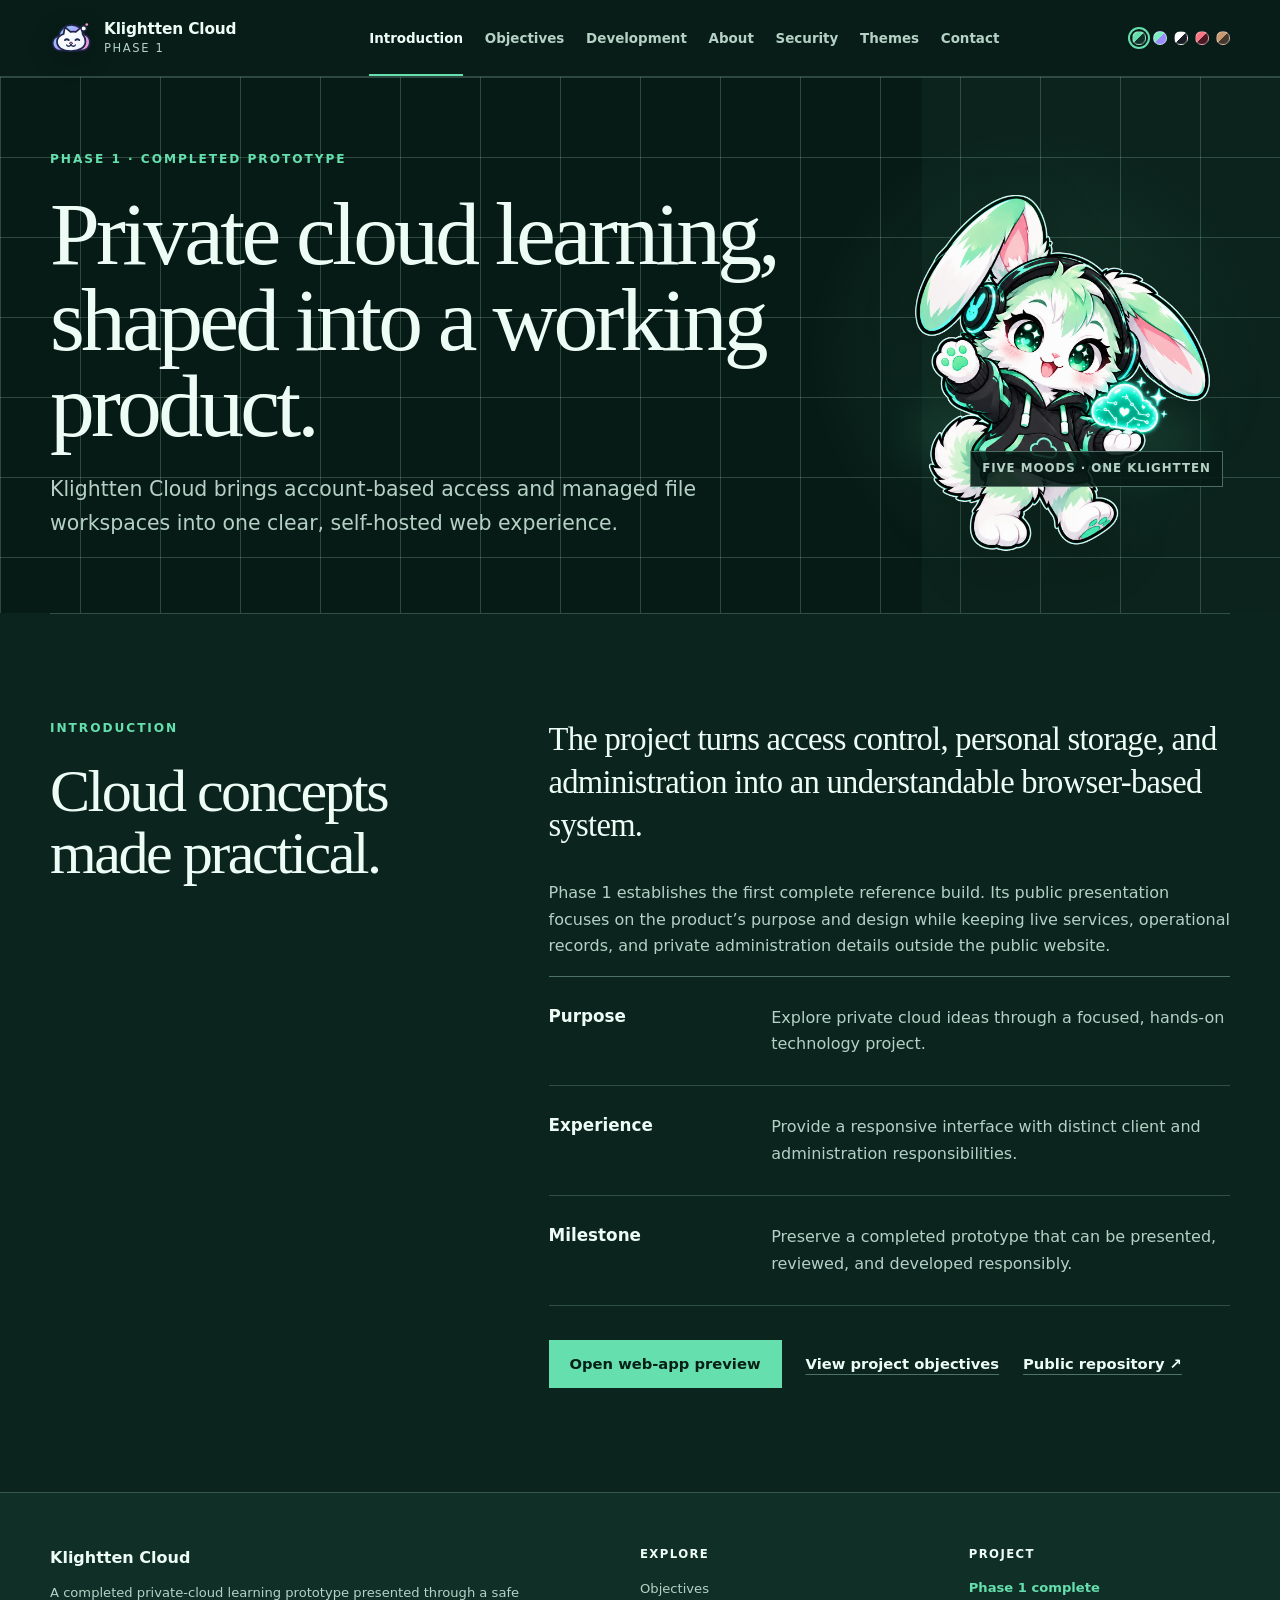
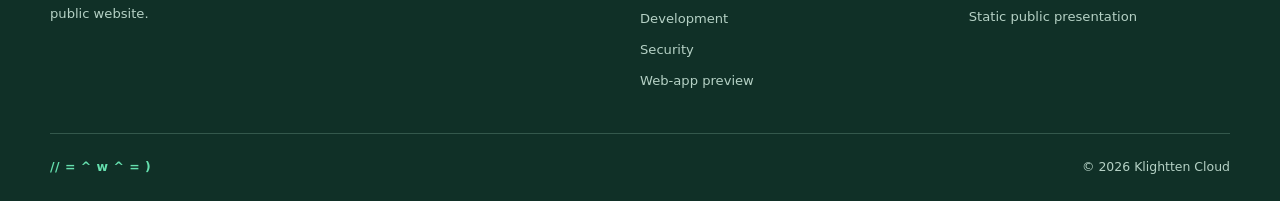
<file: PHASE-1/site/index.html>
<!doctype html>
<html lang="en" data-theme="dark-mint">
  <head>
    <meta charset="utf-8">
    <meta name="viewport" content="width=device-width, initial-scale=1">
    <meta name="description" content="Introduction to Klightten Cloud Phase 1, a completed private cloud prototype.">
    <meta name="theme-color" content="#0b251e">
    <title>Introduction — Klightten Cloud</title>
    <link rel="icon" href="favicon.svg" type="image/svg+xml">
    <link rel="stylesheet" href="styles.css">
    <script src="site.js" defer></script>
  </head>
  <body data-page="introduction">
    <a class="skip-link" href="#main-content">Skip to content</a>
    <header class="site-header">
      <div class="header-inner">
        <a class="brand" href="index.html" aria-label="Klightten Cloud introduction">
          <img class="brand-logo" src="assets/klightten-cloud-logo.svg" alt="">
          <span class="brand-copy"><strong>Klightten Cloud</strong><small>Phase 1</small></span>
        </a>
        <button class="nav-toggle" type="button" aria-expanded="false" aria-controls="primary-navigation"><span class="sr-only">Open navigation</span><span></span><span></span></button>
        <nav class="primary-nav" id="primary-navigation" aria-label="Primary navigation">
          <a href="index.html" data-nav="introduction">Introduction</a>
          <a href="objectives.html" data-nav="objectives">Objectives</a>
          <a href="development.html" data-nav="development">Development</a>
          <a href="about.html" data-nav="about">About</a>
          <a href="security.html" data-nav="security">Security</a>
          <a href="themes.html" data-nav="themes">Themes</a>
          <a href="contact.html" data-nav="contact">Contact</a>
        </nav>
        <div class="header-palettes" aria-label="Choose a color theme">
          <button class="palette-dot is-active" type="button" data-theme-choice="dark-mint" aria-label="Dark Mint theme" aria-pressed="true"></button>
          <button class="palette-dot" type="button" data-theme-choice="neon-arcade" aria-label="Neon Arcade theme" aria-pressed="false"></button>
          <button class="palette-dot" type="button" data-theme-choice="black-white" aria-label="Black and White theme" aria-pressed="false"></button>
          <button class="palette-dot" type="button" data-theme-choice="crimson-red" aria-label="Crimson Red theme" aria-pressed="false"></button>
          <button class="palette-dot" type="button" data-theme-choice="cream-coffee" aria-label="Cream Coffee theme" aria-pressed="false"></button>
        </div>
      </div>
    </header>

    <main id="main-content">
      <section class="page-hero">
        <div class="hero-inner">
          <div>
            <p class="eyebrow">Phase 1 · Completed prototype</p>
            <h1>Private cloud learning, shaped into a working product.</h1>
            <p class="hero-lead">Klightten Cloud brings account-based access and managed file workspaces into one clear, self-hosted web experience.</p>
          </div>
          <div class="hero-character" aria-label="Active Klightten theme mascot">
            <div class="mascot-stage">
              <img class="theme-mascot" data-mascot-theme="dark-mint" src="assets/mascots/bunny-dark-mint.webp" alt="Dark Mint bunny mascot">
              <img class="theme-mascot" data-mascot-theme="neon-arcade" src="assets/mascots/cat-neon-arcade.webp" alt="Neon Arcade cat mascot">
              <img class="theme-mascot" data-mascot-theme="black-white" src="assets/mascots/wolf-black-white.webp" alt="Black and White wolf mascot">
              <img class="theme-mascot" data-mascot-theme="crimson-red" src="assets/mascots/fox-crimson-red.webp" alt="Crimson Red fox mascot">
              <img class="theme-mascot" data-mascot-theme="cream-coffee" src="assets/mascots/dog-cream-coffee.webp" alt="Cream Coffee dog mascot">
              <p class="mascot-caption">Five moods · one Klightten</p>
            </div>
          </div>
        </div>
      </section>

      <section class="content-section" aria-labelledby="introduction-title">
        <div class="section-heading">
          <p class="section-label">Introduction</p>
          <h2 id="introduction-title">Cloud concepts made practical.</h2>
        </div>
        <div class="section-copy">
          <p class="large-copy">The project turns access control, personal storage, and administration into an understandable browser-based system.</p>
          <p>Phase 1 establishes the first complete reference build. Its public presentation focuses on the product’s purpose and design while keeping live services, operational records, and private administration details outside the public website.</p>
          <div class="detail-list">
            <div class="detail-item">
              <h3>Purpose</h3>
              <p>Explore private cloud ideas through a focused, hands-on technology project.</p>
            </div>
            <div class="detail-item">
              <h3>Experience</h3>
              <p>Provide a responsive interface with distinct client and administration responsibilities.</p>
            </div>
            <div class="detail-item">
              <h3>Milestone</h3>
              <p>Preserve a completed prototype that can be presented, reviewed, and developed responsibly.</p>
            </div>
          </div>
          <div class="action-row">
            <a class="button" href="preview/index.html">Open web-app preview</a>
            <a class="text-link" href="objectives.html">View project objectives</a>
            <a class="text-link" href="https://github.com/Jardeleza0921/KLIGHTTEN-CLOUD" rel="noreferrer">Public repository ↗</a>
          </div>
        </div>
      </section>
    </main>

    <footer class="site-footer">
      <div class="footer-inner">
        <div class="footer-brand"><strong>Klightten Cloud</strong><p>A completed private-cloud learning prototype presented through a safe public website.</p></div>
        <nav class="footer-nav" aria-label="Footer navigation"><span class="footer-label">Explore</span><a href="objectives.html">Objectives</a><a href="development.html">Development</a><a href="security.html">Security</a><a href="preview/index.html">Web-app preview</a></nav>
        <div class="footer-meta"><span class="footer-label">Project</span><p class="footer-status">Phase 1 complete</p><p>Static public presentation</p></div>
      </div>
      <div class="footer-bottom"><p class="signature">// = ^ w ^ = )</p><p>© <span id="current-year">2026</span> Klightten Cloud</p></div>
    </footer>
  </body>
</html>
</file>
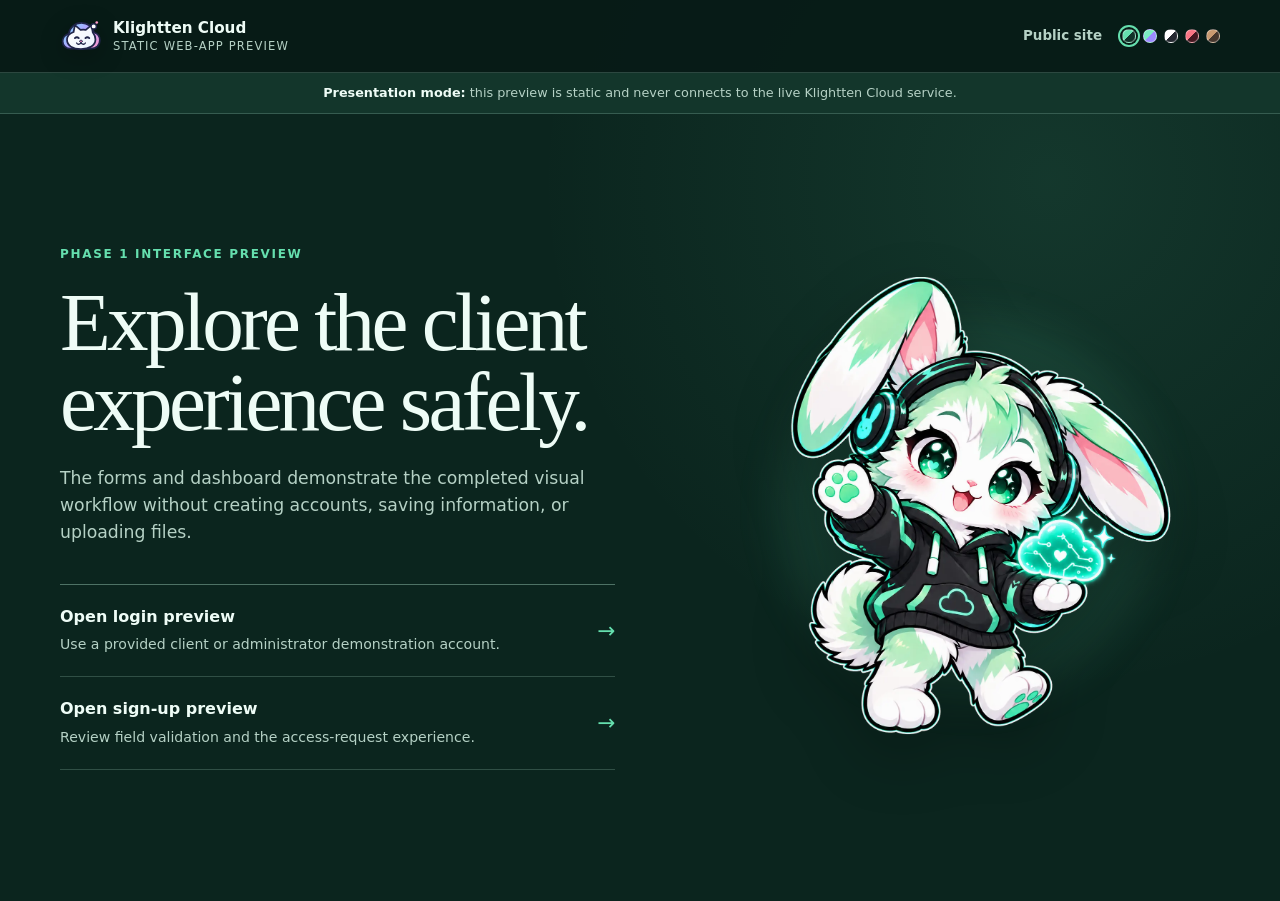
<file: PHASE-1/site/preview/index.html>
<!doctype html>
<html lang="en" data-theme="dark-mint">
  <head>
    <meta charset="utf-8"><meta name="viewport" content="width=device-width, initial-scale=1"><meta name="description" content="Static preview of the Klightten Cloud Phase 1 web application."><meta name="theme-color" content="#0b251e">
    <title>Web-app Preview — Klightten Cloud</title><link rel="icon" href="../favicon.svg" type="image/svg+xml"><link rel="stylesheet" href="app.css"><script src="app.js" defer></script>
  </head>
  <body>
    <header class="preview-header"><div class="preview-header-inner">
      <a class="preview-brand" href="index.html"><img class="preview-logo" src="../assets/klightten-cloud-logo.svg" alt=""><span class="preview-brand-copy"><strong>Klightten Cloud</strong><small>Static web-app preview</small></span></a>
      <div class="preview-header-actions"><a class="back-link" href="../index.html">Public site</a><div class="preview-palettes" aria-label="Choose a color theme"><button class="preview-palette is-active" type="button" data-theme-choice="dark-mint" aria-label="Dark Mint theme" aria-pressed="true"></button><button class="preview-palette" type="button" data-theme-choice="neon-arcade" aria-label="Neon Arcade theme" aria-pressed="false"></button><button class="preview-palette" type="button" data-theme-choice="black-white" aria-label="Black and White theme" aria-pressed="false"></button><button class="preview-palette" type="button" data-theme-choice="crimson-red" aria-label="Crimson Red theme" aria-pressed="false"></button><button class="preview-palette" type="button" data-theme-choice="cream-coffee" aria-label="Cream Coffee theme" aria-pressed="false"></button></div></div>
    </div></header>
    <p class="preview-notice"><strong>Presentation mode:</strong> this preview is static and never connects to the live Klightten Cloud service.</p>
    <main class="entry-layout">
      <section class="entry-copy">
        <p class="preview-kicker">Phase 1 interface preview</p>
        <h1>Explore the client experience safely.</h1>
        <p>The forms and dashboard demonstrate the completed visual workflow without creating accounts, saving information, or uploading files.</p>
        <div class="choice-list">
          <a class="choice-link" href="login.html"><strong>Open login preview</strong><span>Use a provided client or administrator demonstration account.</span><span aria-hidden="true">→</span></a>
          <a class="choice-link" href="signup.html"><strong>Open sign-up preview</strong><span>Review field validation and the access-request experience.</span><span aria-hidden="true">→</span></a>
        </div>
      </section>
      <div class="preview-character" aria-label="Active Klightten theme mascot">
        <img class="preview-mascot" data-mascot-theme="dark-mint" src="../assets/mascots/bunny-dark-mint.webp" alt="Dark Mint bunny mascot"><img class="preview-mascot" data-mascot-theme="neon-arcade" src="../assets/mascots/cat-neon-arcade.webp" alt="Neon Arcade cat mascot"><img class="preview-mascot" data-mascot-theme="black-white" src="../assets/mascots/wolf-black-white.webp" alt="Black and White wolf mascot"><img class="preview-mascot" data-mascot-theme="crimson-red" src="../assets/mascots/fox-crimson-red.webp" alt="Crimson Red fox mascot"><img class="preview-mascot" data-mascot-theme="cream-coffee" src="../assets/mascots/dog-cream-coffee.webp" alt="Cream Coffee dog mascot">
      </div>
    </main>
  </body>
</html>
</file>
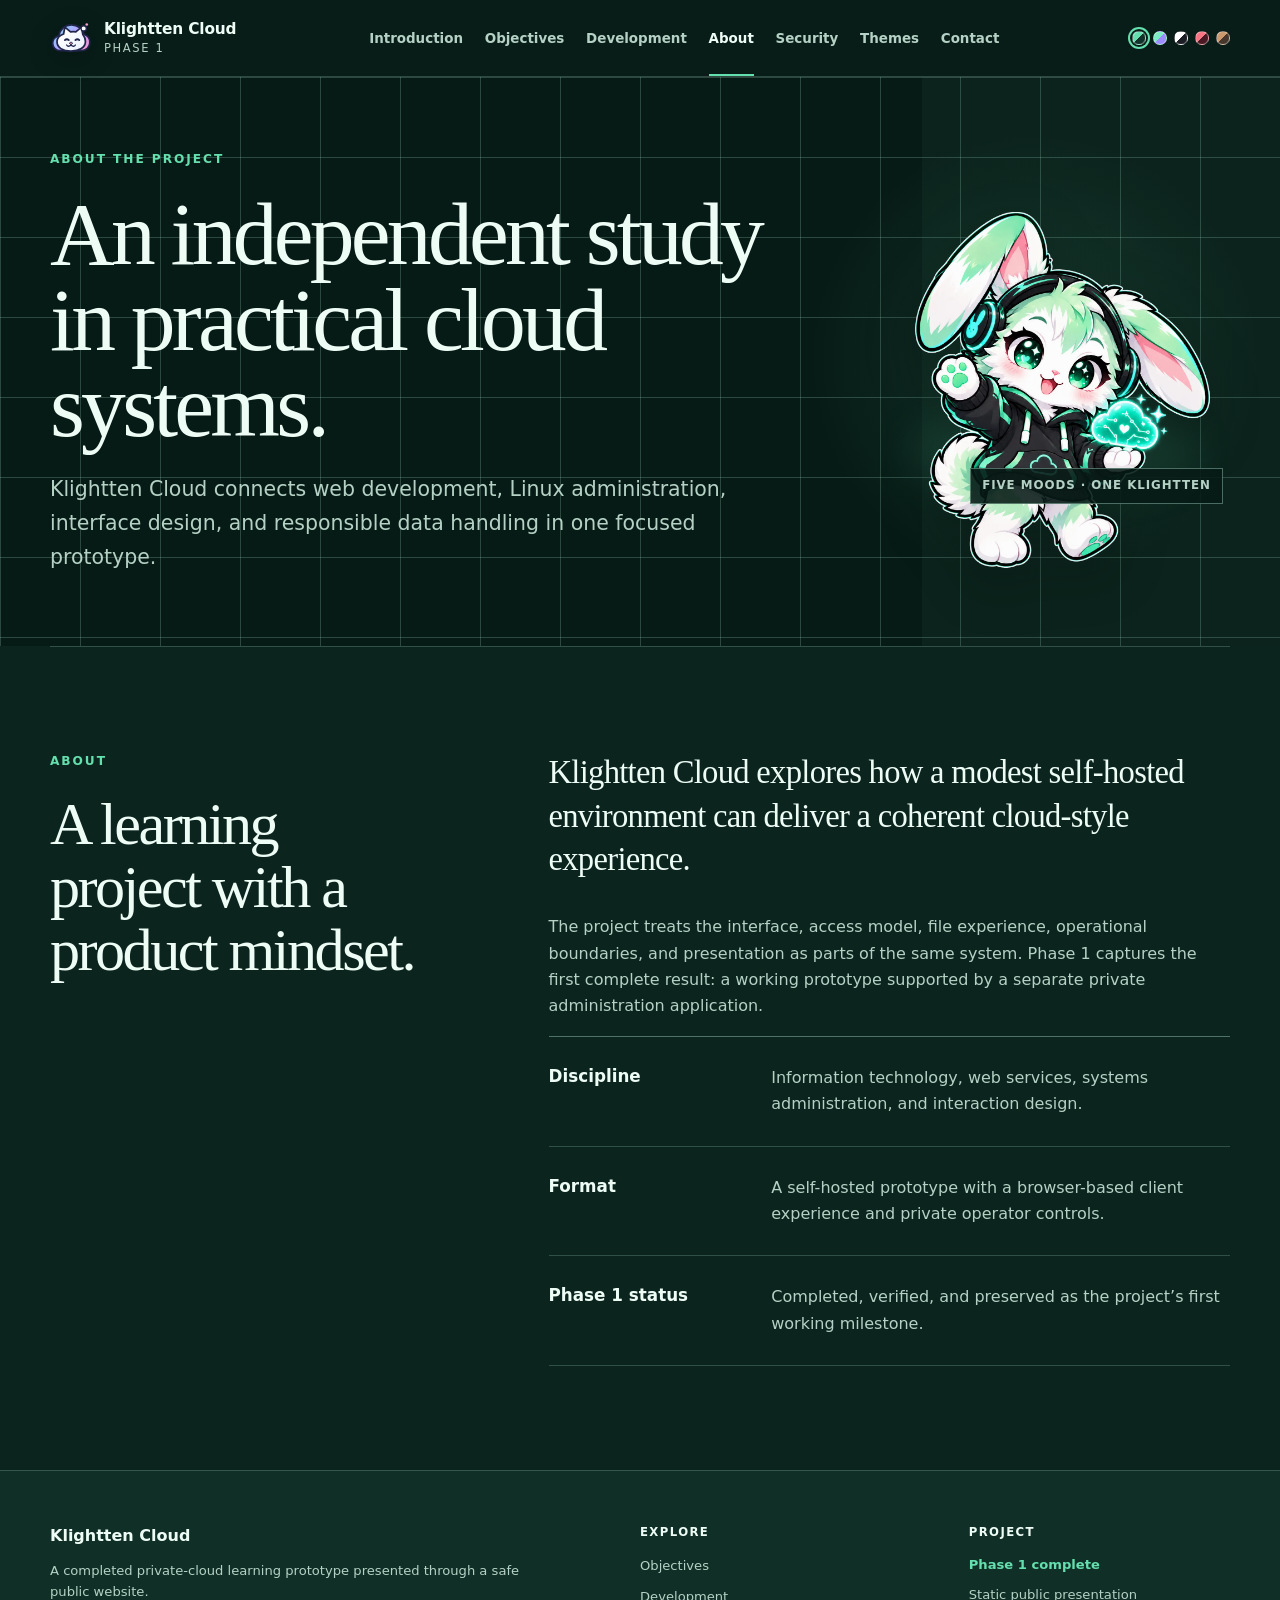
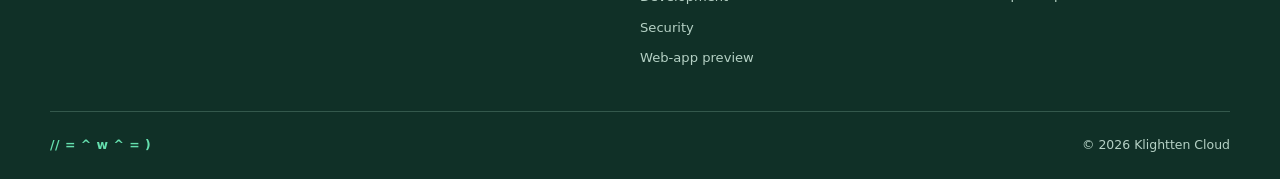
<file: PHASE-1/site/about.html>
<!doctype html>
<html lang="en" data-theme="dark-mint">
  <head>
    <meta charset="utf-8"><meta name="viewport" content="width=device-width, initial-scale=1"><meta name="description" content="About the Klightten Cloud Phase 1 technology project."><meta name="theme-color" content="#0b251e">
    <title>About — Klightten Cloud</title><link rel="icon" href="favicon.svg" type="image/svg+xml"><link rel="stylesheet" href="styles.css"><script src="site.js" defer></script>
  </head>
  <body data-page="about">
    <a class="skip-link" href="#main-content">Skip to content</a>
    <header class="site-header"><div class="header-inner">
      <a class="brand" href="index.html" aria-label="Klightten Cloud introduction"><img class="brand-logo" src="assets/klightten-cloud-logo.svg" alt=""><span class="brand-copy"><strong>Klightten Cloud</strong><small>Phase 1</small></span></a>
      <button class="nav-toggle" type="button" aria-expanded="false" aria-controls="primary-navigation"><span class="sr-only">Open navigation</span><span></span><span></span></button>
      <nav class="primary-nav" id="primary-navigation" aria-label="Primary navigation"><a href="index.html" data-nav="introduction">Introduction</a><a href="objectives.html" data-nav="objectives">Objectives</a><a href="development.html" data-nav="development">Development</a><a href="about.html" data-nav="about">About</a><a href="security.html" data-nav="security">Security</a><a href="themes.html" data-nav="themes">Themes</a><a href="contact.html" data-nav="contact">Contact</a></nav>
      <div class="header-palettes" aria-label="Choose a color theme"><button class="palette-dot is-active" type="button" data-theme-choice="dark-mint" aria-label="Dark Mint theme" aria-pressed="true"></button><button class="palette-dot" type="button" data-theme-choice="neon-arcade" aria-label="Neon Arcade theme" aria-pressed="false"></button><button class="palette-dot" type="button" data-theme-choice="black-white" aria-label="Black and White theme" aria-pressed="false"></button><button class="palette-dot" type="button" data-theme-choice="crimson-red" aria-label="Crimson Red theme" aria-pressed="false"></button><button class="palette-dot" type="button" data-theme-choice="cream-coffee" aria-label="Cream Coffee theme" aria-pressed="false"></button></div>
    </div></header>
    <main id="main-content">
      <section class="page-hero"><div class="hero-inner">
        <div><p class="eyebrow">About the project</p><h1>An independent study in practical cloud systems.</h1><p class="hero-lead">Klightten Cloud connects web development, Linux administration, interface design, and responsible data handling in one focused prototype.</p></div>
        <div class="hero-character" aria-label="Active Klightten theme mascot"><div class="mascot-stage"><img class="theme-mascot" data-mascot-theme="dark-mint" src="assets/mascots/bunny-dark-mint.webp" alt="Dark Mint bunny mascot"><img class="theme-mascot" data-mascot-theme="neon-arcade" src="assets/mascots/cat-neon-arcade.webp" alt="Neon Arcade cat mascot"><img class="theme-mascot" data-mascot-theme="black-white" src="assets/mascots/wolf-black-white.webp" alt="Black and White wolf mascot"><img class="theme-mascot" data-mascot-theme="crimson-red" src="assets/mascots/fox-crimson-red.webp" alt="Crimson Red fox mascot"><img class="theme-mascot" data-mascot-theme="cream-coffee" src="assets/mascots/dog-cream-coffee.webp" alt="Cream Coffee dog mascot"><p class="mascot-caption">Five moods · one Klightten</p></div></div>
      </div></section>
      <section class="content-section" aria-labelledby="about-title">
        <div class="section-heading"><p class="section-label">About</p><h2 id="about-title">A learning project with a product mindset.</h2></div>
        <div class="section-copy">
          <p class="large-copy">Klightten Cloud explores how a modest self-hosted environment can deliver a coherent cloud-style experience.</p>
          <p>The project treats the interface, access model, file experience, operational boundaries, and presentation as parts of the same system. Phase 1 captures the first complete result: a working prototype supported by a separate private administration application.</p>
          <div class="detail-list">
            <div class="detail-item"><h3>Discipline</h3><p>Information technology, web services, systems administration, and interaction design.</p></div>
            <div class="detail-item"><h3>Format</h3><p>A self-hosted prototype with a browser-based client experience and private operator controls.</p></div>
            <div class="detail-item"><h3>Phase 1 status</h3><p>Completed, verified, and preserved as the project’s first working milestone.</p></div>
          </div>
        </div>
      </section>
    </main>
    <footer class="site-footer"><div class="footer-inner"><div class="footer-brand"><strong>Klightten Cloud</strong><p>A completed private-cloud learning prototype presented through a safe public website.</p></div><nav class="footer-nav" aria-label="Footer navigation"><span class="footer-label">Explore</span><a href="objectives.html">Objectives</a><a href="development.html">Development</a><a href="security.html">Security</a><a href="preview/index.html">Web-app preview</a></nav><div class="footer-meta"><span class="footer-label">Project</span><p class="footer-status">Phase 1 complete</p><p>Static public presentation</p></div></div><div class="footer-bottom"><p class="signature">// = ^ w ^ = )</p><p>© <span id="current-year">2026</span> Klightten Cloud</p></div></footer>
  </body>
</html>
</file>
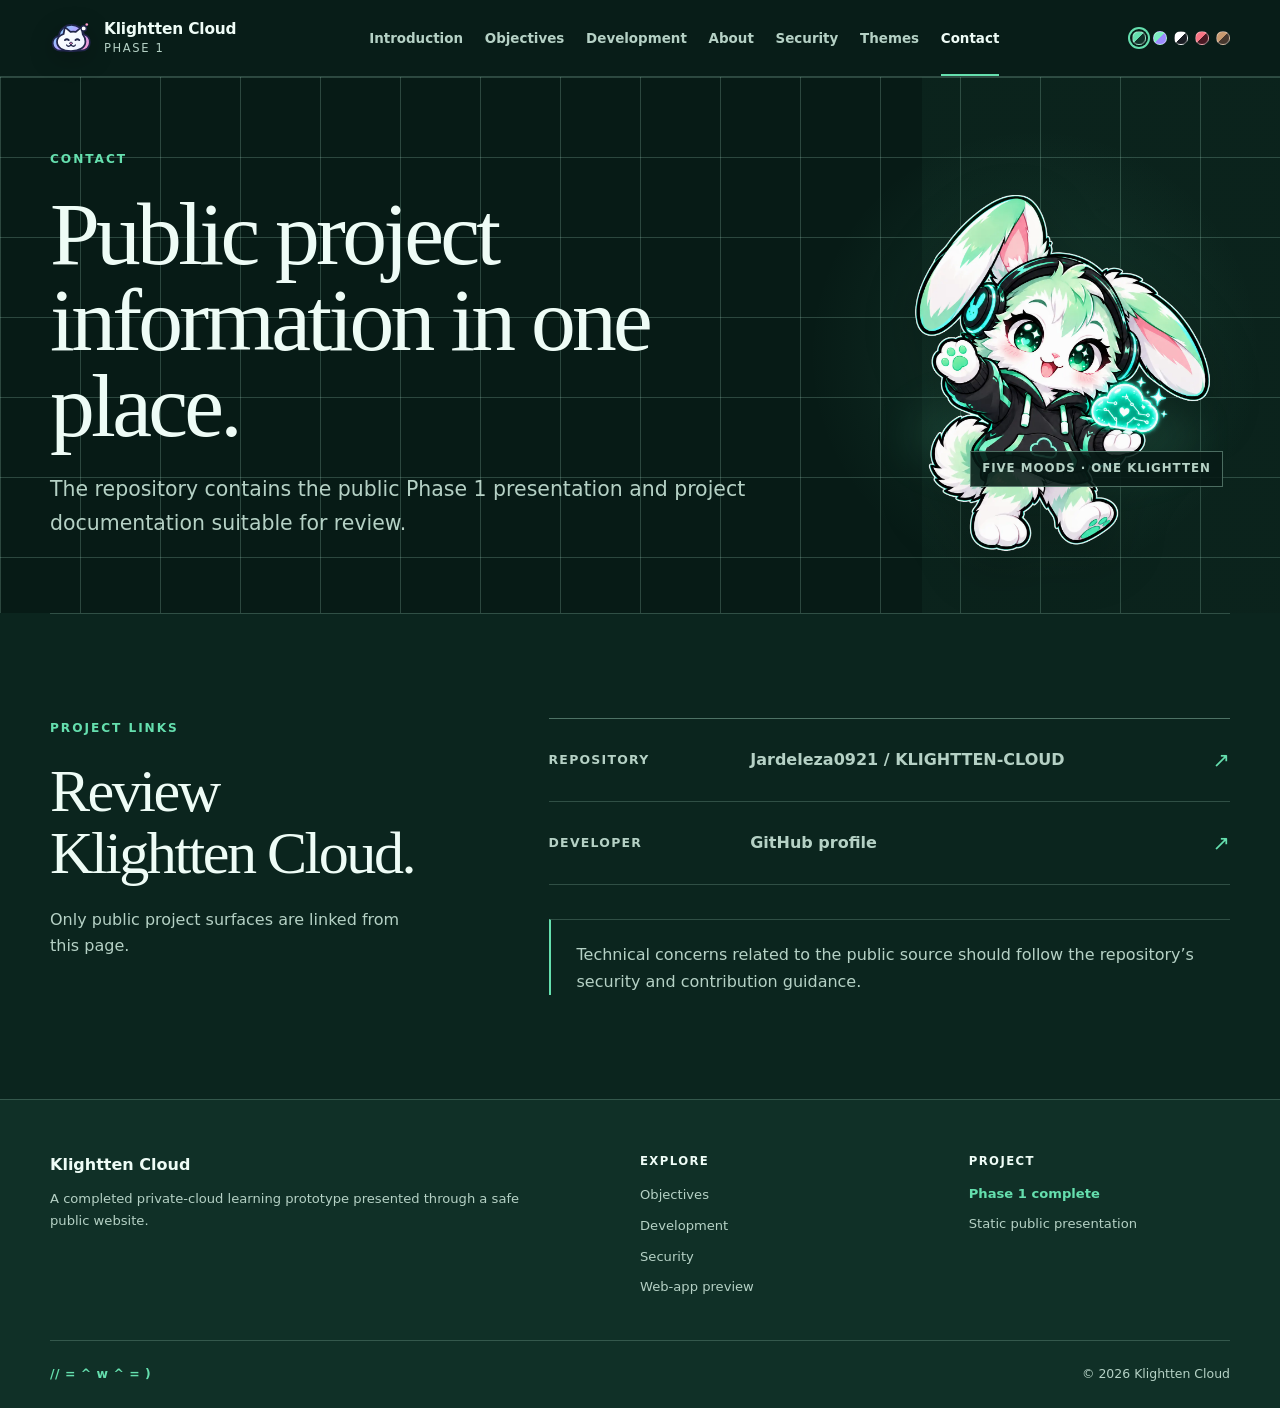
<file: PHASE-1/site/contact.html>
<!doctype html>
<html lang="en" data-theme="dark-mint">
  <head>
    <meta charset="utf-8"><meta name="viewport" content="width=device-width, initial-scale=1"><meta name="description" content="Public project links for Klightten Cloud Phase 1."><meta name="theme-color" content="#0b251e">
    <title>Contact — Klightten Cloud</title><link rel="icon" href="favicon.svg" type="image/svg+xml"><link rel="stylesheet" href="styles.css"><script src="site.js" defer></script>
  </head>
  <body data-page="contact">
    <a class="skip-link" href="#main-content">Skip to content</a>
    <header class="site-header"><div class="header-inner">
      <a class="brand" href="index.html" aria-label="Klightten Cloud introduction"><img class="brand-logo" src="assets/klightten-cloud-logo.svg" alt=""><span class="brand-copy"><strong>Klightten Cloud</strong><small>Phase 1</small></span></a>
      <button class="nav-toggle" type="button" aria-expanded="false" aria-controls="primary-navigation"><span class="sr-only">Open navigation</span><span></span><span></span></button>
      <nav class="primary-nav" id="primary-navigation" aria-label="Primary navigation"><a href="index.html" data-nav="introduction">Introduction</a><a href="objectives.html" data-nav="objectives">Objectives</a><a href="development.html" data-nav="development">Development</a><a href="about.html" data-nav="about">About</a><a href="security.html" data-nav="security">Security</a><a href="themes.html" data-nav="themes">Themes</a><a href="contact.html" data-nav="contact">Contact</a></nav>
      <div class="header-palettes" aria-label="Choose a color theme"><button class="palette-dot is-active" type="button" data-theme-choice="dark-mint" aria-label="Dark Mint theme" aria-pressed="true"></button><button class="palette-dot" type="button" data-theme-choice="neon-arcade" aria-label="Neon Arcade theme" aria-pressed="false"></button><button class="palette-dot" type="button" data-theme-choice="black-white" aria-label="Black and White theme" aria-pressed="false"></button><button class="palette-dot" type="button" data-theme-choice="crimson-red" aria-label="Crimson Red theme" aria-pressed="false"></button><button class="palette-dot" type="button" data-theme-choice="cream-coffee" aria-label="Cream Coffee theme" aria-pressed="false"></button></div>
    </div></header>
    <main id="main-content">
      <section class="page-hero"><div class="hero-inner">
        <div><p class="eyebrow">Contact</p><h1>Public project information in one place.</h1><p class="hero-lead">The repository contains the public Phase 1 presentation and project documentation suitable for review.</p></div>
        <div class="hero-character" aria-label="Active Klightten theme mascot"><div class="mascot-stage"><img class="theme-mascot" data-mascot-theme="dark-mint" src="assets/mascots/bunny-dark-mint.webp" alt="Dark Mint bunny mascot"><img class="theme-mascot" data-mascot-theme="neon-arcade" src="assets/mascots/cat-neon-arcade.webp" alt="Neon Arcade cat mascot"><img class="theme-mascot" data-mascot-theme="black-white" src="assets/mascots/wolf-black-white.webp" alt="Black and White wolf mascot"><img class="theme-mascot" data-mascot-theme="crimson-red" src="assets/mascots/fox-crimson-red.webp" alt="Crimson Red fox mascot"><img class="theme-mascot" data-mascot-theme="cream-coffee" src="assets/mascots/dog-cream-coffee.webp" alt="Cream Coffee dog mascot"><p class="mascot-caption">Five moods · one Klightten</p></div></div>
      </div></section>
      <section class="content-section" aria-labelledby="contact-title">
        <div class="section-heading"><p class="section-label">Project links</p><h2 id="contact-title">Review Klightten Cloud.</h2><p>Only public project surfaces are linked from this page.</p></div>
        <div class="section-copy">
          <div class="contact-list">
            <a class="contact-link" href="https://github.com/Jardeleza0921/KLIGHTTEN-CLOUD" rel="noreferrer"><span>Repository</span><strong>Jardeleza0921 / KLIGHTTEN-CLOUD</strong><span aria-hidden="true">↗</span></a>
            <a class="contact-link" href="https://github.com/Jardeleza0921" rel="noreferrer"><span>Developer</span><strong>GitHub profile</strong><span aria-hidden="true">↗</span></a>
          </div>
          <p class="project-note">Technical concerns related to the public source should follow the repository’s security and contribution guidance.</p>
        </div>
      </section>
    </main>
    <footer class="site-footer"><div class="footer-inner"><div class="footer-brand"><strong>Klightten Cloud</strong><p>A completed private-cloud learning prototype presented through a safe public website.</p></div><nav class="footer-nav" aria-label="Footer navigation"><span class="footer-label">Explore</span><a href="objectives.html">Objectives</a><a href="development.html">Development</a><a href="security.html">Security</a><a href="preview/index.html">Web-app preview</a></nav><div class="footer-meta"><span class="footer-label">Project</span><p class="footer-status">Phase 1 complete</p><p>Static public presentation</p></div></div><div class="footer-bottom"><p class="signature">// = ^ w ^ = )</p><p>© <span id="current-year">2026</span> Klightten Cloud</p></div></footer>
  </body>
</html>
</file>
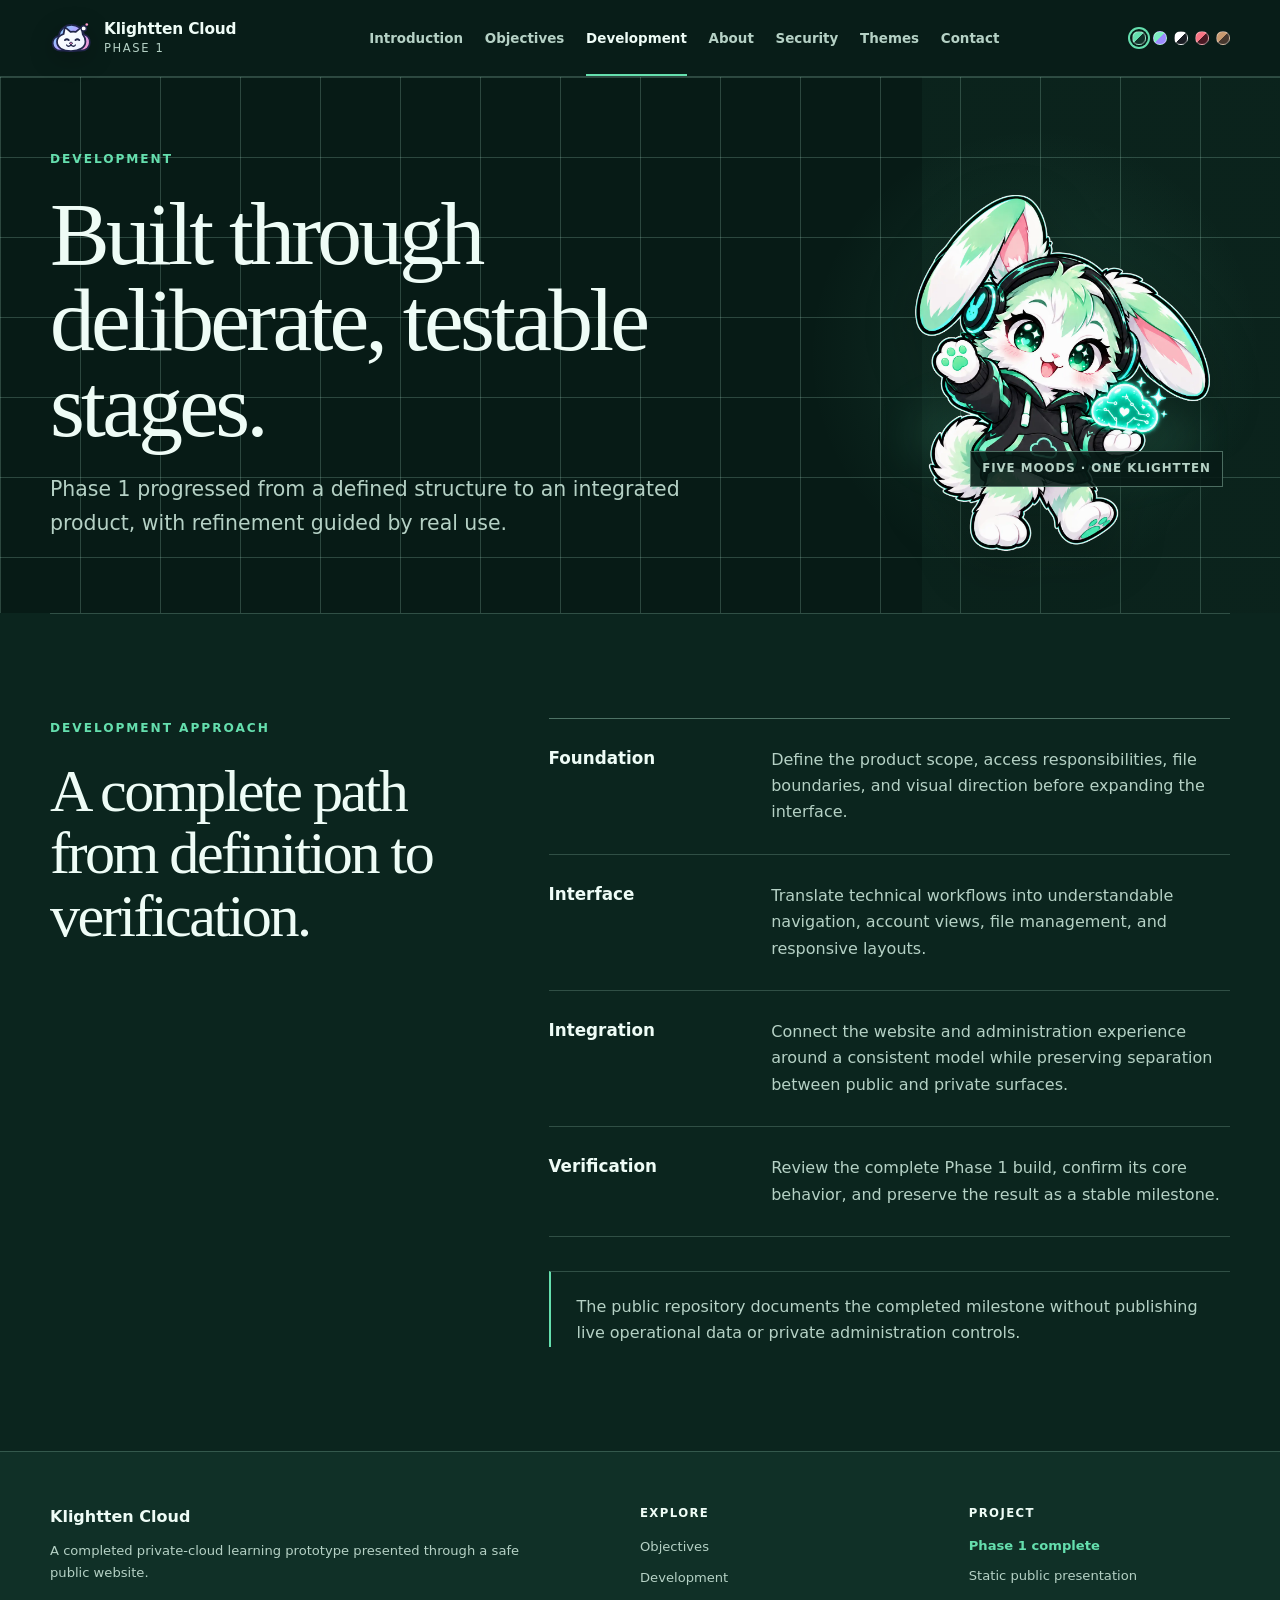
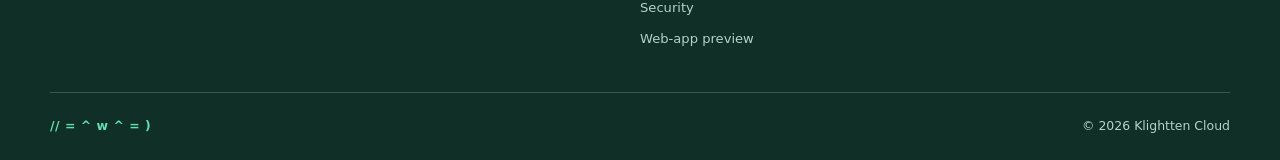
<file: PHASE-1/site/development.html>
<!doctype html>
<html lang="en" data-theme="dark-mint">
  <head>
    <meta charset="utf-8"><meta name="viewport" content="width=device-width, initial-scale=1"><meta name="description" content="The development approach behind Klightten Cloud Phase 1."><meta name="theme-color" content="#0b251e">
    <title>Development — Klightten Cloud</title><link rel="icon" href="favicon.svg" type="image/svg+xml"><link rel="stylesheet" href="styles.css"><script src="site.js" defer></script>
  </head>
  <body data-page="development">
    <a class="skip-link" href="#main-content">Skip to content</a>
    <header class="site-header"><div class="header-inner">
      <a class="brand" href="index.html" aria-label="Klightten Cloud introduction"><img class="brand-logo" src="assets/klightten-cloud-logo.svg" alt=""><span class="brand-copy"><strong>Klightten Cloud</strong><small>Phase 1</small></span></a>
      <button class="nav-toggle" type="button" aria-expanded="false" aria-controls="primary-navigation"><span class="sr-only">Open navigation</span><span></span><span></span></button>
      <nav class="primary-nav" id="primary-navigation" aria-label="Primary navigation"><a href="index.html" data-nav="introduction">Introduction</a><a href="objectives.html" data-nav="objectives">Objectives</a><a href="development.html" data-nav="development">Development</a><a href="about.html" data-nav="about">About</a><a href="security.html" data-nav="security">Security</a><a href="themes.html" data-nav="themes">Themes</a><a href="contact.html" data-nav="contact">Contact</a></nav>
      <div class="header-palettes" aria-label="Choose a color theme"><button class="palette-dot is-active" type="button" data-theme-choice="dark-mint" aria-label="Dark Mint theme" aria-pressed="true"></button><button class="palette-dot" type="button" data-theme-choice="neon-arcade" aria-label="Neon Arcade theme" aria-pressed="false"></button><button class="palette-dot" type="button" data-theme-choice="black-white" aria-label="Black and White theme" aria-pressed="false"></button><button class="palette-dot" type="button" data-theme-choice="crimson-red" aria-label="Crimson Red theme" aria-pressed="false"></button><button class="palette-dot" type="button" data-theme-choice="cream-coffee" aria-label="Cream Coffee theme" aria-pressed="false"></button></div>
    </div></header>
    <main id="main-content">
      <section class="page-hero"><div class="hero-inner">
        <div><p class="eyebrow">Development</p><h1>Built through deliberate, testable stages.</h1><p class="hero-lead">Phase 1 progressed from a defined structure to an integrated product, with refinement guided by real use.</p></div>
        <div class="hero-character" aria-label="Active Klightten theme mascot"><div class="mascot-stage"><img class="theme-mascot" data-mascot-theme="dark-mint" src="assets/mascots/bunny-dark-mint.webp" alt="Dark Mint bunny mascot"><img class="theme-mascot" data-mascot-theme="neon-arcade" src="assets/mascots/cat-neon-arcade.webp" alt="Neon Arcade cat mascot"><img class="theme-mascot" data-mascot-theme="black-white" src="assets/mascots/wolf-black-white.webp" alt="Black and White wolf mascot"><img class="theme-mascot" data-mascot-theme="crimson-red" src="assets/mascots/fox-crimson-red.webp" alt="Crimson Red fox mascot"><img class="theme-mascot" data-mascot-theme="cream-coffee" src="assets/mascots/dog-cream-coffee.webp" alt="Cream Coffee dog mascot"><p class="mascot-caption">Five moods · one Klightten</p></div></div>
      </div></section>
      <section class="content-section" aria-labelledby="development-title">
        <div class="section-heading"><p class="section-label">Development approach</p><h2 id="development-title">A complete path from definition to verification.</h2></div>
        <div class="section-copy">
          <div class="detail-list">
            <div class="detail-item"><h3>Foundation</h3><p>Define the product scope, access responsibilities, file boundaries, and visual direction before expanding the interface.</p></div>
            <div class="detail-item"><h3>Interface</h3><p>Translate technical workflows into understandable navigation, account views, file management, and responsive layouts.</p></div>
            <div class="detail-item"><h3>Integration</h3><p>Connect the website and administration experience around a consistent model while preserving separation between public and private surfaces.</p></div>
            <div class="detail-item"><h3>Verification</h3><p>Review the complete Phase 1 build, confirm its core behavior, and preserve the result as a stable milestone.</p></div>
          </div>
          <p class="project-note">The public repository documents the completed milestone without publishing live operational data or private administration controls.</p>
        </div>
      </section>
    </main>
    <footer class="site-footer"><div class="footer-inner"><div class="footer-brand"><strong>Klightten Cloud</strong><p>A completed private-cloud learning prototype presented through a safe public website.</p></div><nav class="footer-nav" aria-label="Footer navigation"><span class="footer-label">Explore</span><a href="objectives.html">Objectives</a><a href="development.html">Development</a><a href="security.html">Security</a><a href="preview/index.html">Web-app preview</a></nav><div class="footer-meta"><span class="footer-label">Project</span><p class="footer-status">Phase 1 complete</p><p>Static public presentation</p></div></div><div class="footer-bottom"><p class="signature">// = ^ w ^ = )</p><p>© <span id="current-year">2026</span> Klightten Cloud</p></div></footer>
  </body>
</html>
</file>
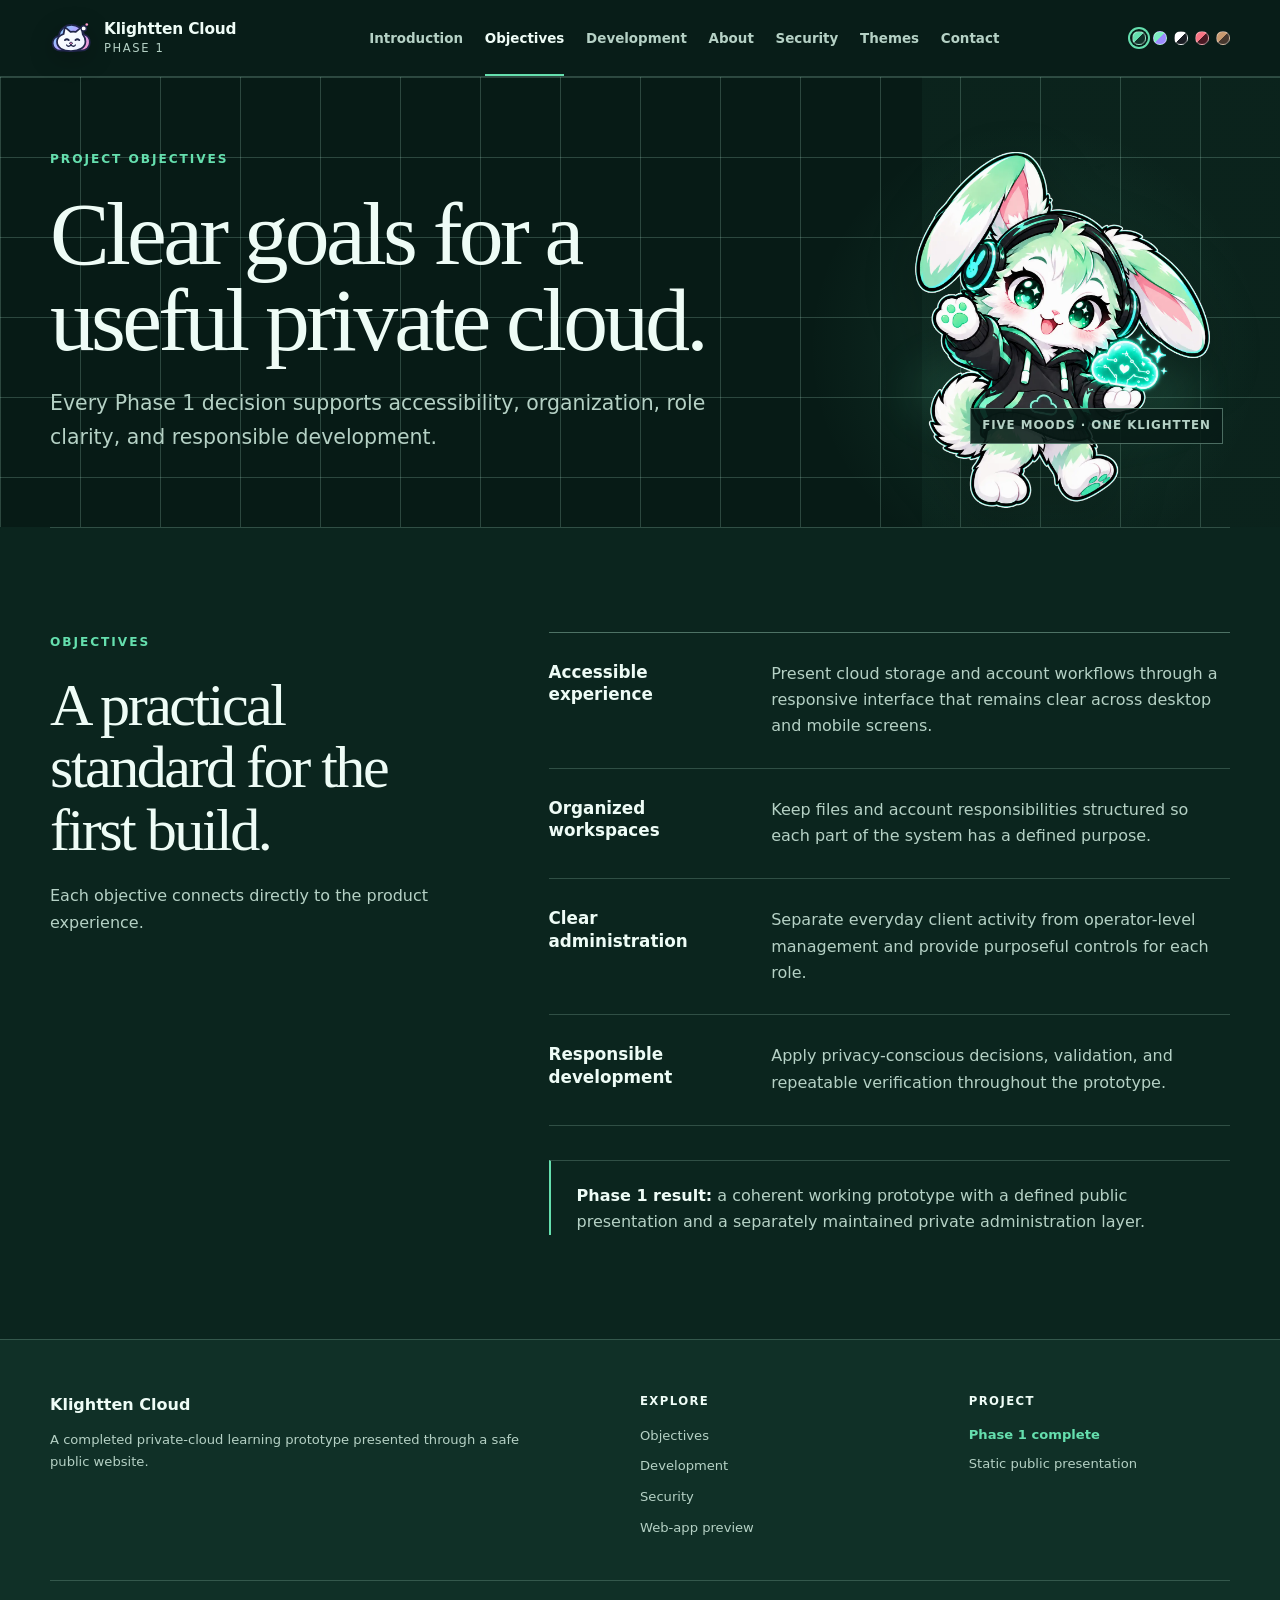
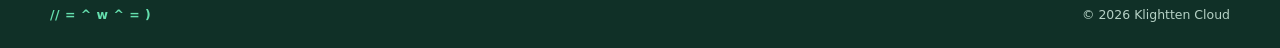
<file: PHASE-1/site/objectives.html>
<!doctype html>
<html lang="en" data-theme="dark-mint">
  <head>
    <meta charset="utf-8">
    <meta name="viewport" content="width=device-width, initial-scale=1">
    <meta name="description" content="The objectives that guided Klightten Cloud Phase 1.">
    <meta name="theme-color" content="#0b251e">
    <title>Objectives — Klightten Cloud</title>
    <link rel="icon" href="favicon.svg" type="image/svg+xml"><link rel="stylesheet" href="styles.css"><script src="site.js" defer></script>
  </head>
  <body data-page="objectives">
    <a class="skip-link" href="#main-content">Skip to content</a>
    <header class="site-header"><div class="header-inner">
      <a class="brand" href="index.html" aria-label="Klightten Cloud introduction"><img class="brand-logo" src="assets/klightten-cloud-logo.svg" alt=""><span class="brand-copy"><strong>Klightten Cloud</strong><small>Phase 1</small></span></a>
      <button class="nav-toggle" type="button" aria-expanded="false" aria-controls="primary-navigation"><span class="sr-only">Open navigation</span><span></span><span></span></button>
      <nav class="primary-nav" id="primary-navigation" aria-label="Primary navigation">
        <a href="index.html" data-nav="introduction">Introduction</a><a href="objectives.html" data-nav="objectives">Objectives</a><a href="development.html" data-nav="development">Development</a><a href="about.html" data-nav="about">About</a><a href="security.html" data-nav="security">Security</a><a href="themes.html" data-nav="themes">Themes</a><a href="contact.html" data-nav="contact">Contact</a>
      </nav>
      <div class="header-palettes" aria-label="Choose a color theme"><button class="palette-dot is-active" type="button" data-theme-choice="dark-mint" aria-label="Dark Mint theme" aria-pressed="true"></button><button class="palette-dot" type="button" data-theme-choice="neon-arcade" aria-label="Neon Arcade theme" aria-pressed="false"></button><button class="palette-dot" type="button" data-theme-choice="black-white" aria-label="Black and White theme" aria-pressed="false"></button><button class="palette-dot" type="button" data-theme-choice="crimson-red" aria-label="Crimson Red theme" aria-pressed="false"></button><button class="palette-dot" type="button" data-theme-choice="cream-coffee" aria-label="Cream Coffee theme" aria-pressed="false"></button></div>
    </div></header>

    <main id="main-content">
      <section class="page-hero"><div class="hero-inner">
        <div><p class="eyebrow">Project objectives</p><h1>Clear goals for a useful private cloud.</h1><p class="hero-lead">Every Phase 1 decision supports accessibility, organization, role clarity, and responsible development.</p></div>
        <div class="hero-character" aria-label="Active Klightten theme mascot"><div class="mascot-stage"><img class="theme-mascot" data-mascot-theme="dark-mint" src="assets/mascots/bunny-dark-mint.webp" alt="Dark Mint bunny mascot"><img class="theme-mascot" data-mascot-theme="neon-arcade" src="assets/mascots/cat-neon-arcade.webp" alt="Neon Arcade cat mascot"><img class="theme-mascot" data-mascot-theme="black-white" src="assets/mascots/wolf-black-white.webp" alt="Black and White wolf mascot"><img class="theme-mascot" data-mascot-theme="crimson-red" src="assets/mascots/fox-crimson-red.webp" alt="Crimson Red fox mascot"><img class="theme-mascot" data-mascot-theme="cream-coffee" src="assets/mascots/dog-cream-coffee.webp" alt="Cream Coffee dog mascot"><p class="mascot-caption">Five moods · one Klightten</p></div></div>
      </div></section>

      <section class="content-section" aria-labelledby="objectives-title">
        <div class="section-heading"><p class="section-label">Objectives</p><h2 id="objectives-title">A practical standard for the first build.</h2><p>Each objective connects directly to the product experience.</p></div>
        <div class="section-copy">
          <div class="detail-list">
            <div class="detail-item"><h3>Accessible experience</h3><p>Present cloud storage and account workflows through a responsive interface that remains clear across desktop and mobile screens.</p></div>
            <div class="detail-item"><h3>Organized workspaces</h3><p>Keep files and account responsibilities structured so each part of the system has a defined purpose.</p></div>
            <div class="detail-item"><h3>Clear administration</h3><p>Separate everyday client activity from operator-level management and provide purposeful controls for each role.</p></div>
            <div class="detail-item"><h3>Responsible development</h3><p>Apply privacy-conscious decisions, validation, and repeatable verification throughout the prototype.</p></div>
          </div>
          <p class="project-note"><strong>Phase 1 result:</strong> a coherent working prototype with a defined public presentation and a separately maintained private administration layer.</p>
        </div>
      </section>
    </main>

    <footer class="site-footer"><div class="footer-inner"><div class="footer-brand"><strong>Klightten Cloud</strong><p>A completed private-cloud learning prototype presented through a safe public website.</p></div><nav class="footer-nav" aria-label="Footer navigation"><span class="footer-label">Explore</span><a href="objectives.html">Objectives</a><a href="development.html">Development</a><a href="security.html">Security</a><a href="preview/index.html">Web-app preview</a></nav><div class="footer-meta"><span class="footer-label">Project</span><p class="footer-status">Phase 1 complete</p><p>Static public presentation</p></div></div><div class="footer-bottom"><p class="signature">// = ^ w ^ = )</p><p>© <span id="current-year">2026</span> Klightten Cloud</p></div></footer>
  </body>
</html>
</file>
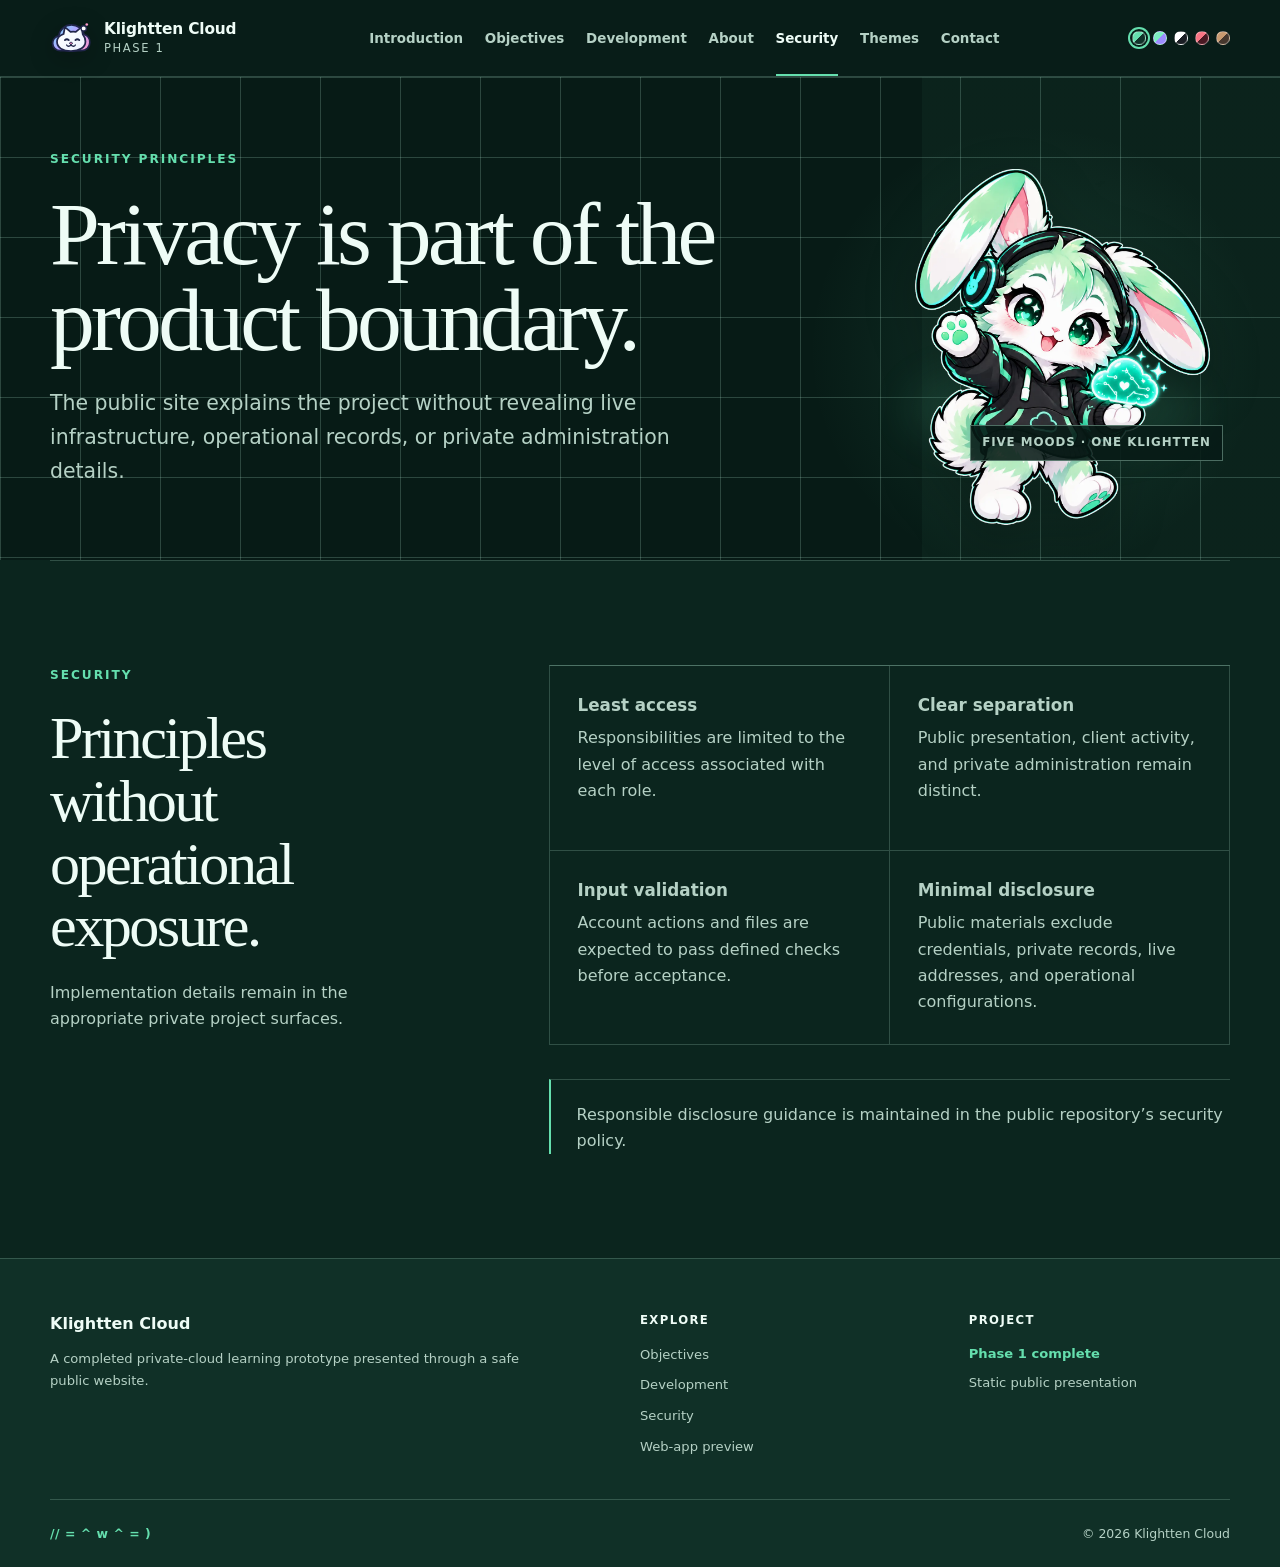
<file: PHASE-1/site/security.html>
<!doctype html>
<html lang="en" data-theme="dark-mint">
  <head>
    <meta charset="utf-8"><meta name="viewport" content="width=device-width, initial-scale=1"><meta name="description" content="High-level privacy and security principles for Klightten Cloud Phase 1."><meta name="theme-color" content="#0b251e">
    <title>Security — Klightten Cloud</title><link rel="icon" href="favicon.svg" type="image/svg+xml"><link rel="stylesheet" href="styles.css"><script src="site.js" defer></script>
  </head>
  <body data-page="security">
    <a class="skip-link" href="#main-content">Skip to content</a>
    <header class="site-header"><div class="header-inner">
      <a class="brand" href="index.html" aria-label="Klightten Cloud introduction"><img class="brand-logo" src="assets/klightten-cloud-logo.svg" alt=""><span class="brand-copy"><strong>Klightten Cloud</strong><small>Phase 1</small></span></a>
      <button class="nav-toggle" type="button" aria-expanded="false" aria-controls="primary-navigation"><span class="sr-only">Open navigation</span><span></span><span></span></button>
      <nav class="primary-nav" id="primary-navigation" aria-label="Primary navigation"><a href="index.html" data-nav="introduction">Introduction</a><a href="objectives.html" data-nav="objectives">Objectives</a><a href="development.html" data-nav="development">Development</a><a href="about.html" data-nav="about">About</a><a href="security.html" data-nav="security">Security</a><a href="themes.html" data-nav="themes">Themes</a><a href="contact.html" data-nav="contact">Contact</a></nav>
      <div class="header-palettes" aria-label="Choose a color theme"><button class="palette-dot is-active" type="button" data-theme-choice="dark-mint" aria-label="Dark Mint theme" aria-pressed="true"></button><button class="palette-dot" type="button" data-theme-choice="neon-arcade" aria-label="Neon Arcade theme" aria-pressed="false"></button><button class="palette-dot" type="button" data-theme-choice="black-white" aria-label="Black and White theme" aria-pressed="false"></button><button class="palette-dot" type="button" data-theme-choice="crimson-red" aria-label="Crimson Red theme" aria-pressed="false"></button><button class="palette-dot" type="button" data-theme-choice="cream-coffee" aria-label="Cream Coffee theme" aria-pressed="false"></button></div>
    </div></header>
    <main id="main-content">
      <section class="page-hero"><div class="hero-inner">
        <div><p class="eyebrow">Security principles</p><h1>Privacy is part of the product boundary.</h1><p class="hero-lead">The public site explains the project without revealing live infrastructure, operational records, or private administration details.</p></div>
        <div class="hero-character" aria-label="Active Klightten theme mascot"><div class="mascot-stage"><img class="theme-mascot" data-mascot-theme="dark-mint" src="assets/mascots/bunny-dark-mint.webp" alt="Dark Mint bunny mascot"><img class="theme-mascot" data-mascot-theme="neon-arcade" src="assets/mascots/cat-neon-arcade.webp" alt="Neon Arcade cat mascot"><img class="theme-mascot" data-mascot-theme="black-white" src="assets/mascots/wolf-black-white.webp" alt="Black and White wolf mascot"><img class="theme-mascot" data-mascot-theme="crimson-red" src="assets/mascots/fox-crimson-red.webp" alt="Crimson Red fox mascot"><img class="theme-mascot" data-mascot-theme="cream-coffee" src="assets/mascots/dog-cream-coffee.webp" alt="Cream Coffee dog mascot"><p class="mascot-caption">Five moods · one Klightten</p></div></div>
      </div></section>
      <section class="content-section" aria-labelledby="security-title">
        <div class="section-heading"><p class="section-label">Security</p><h2 id="security-title">Principles without operational exposure.</h2><p>Implementation details remain in the appropriate private project surfaces.</p></div>
        <div class="section-copy">
          <div class="principle-grid" role="list" aria-label="Security principles">
            <article class="principle" role="listitem"><h3>Least access</h3><p>Responsibilities are limited to the level of access associated with each role.</p></article>
            <article class="principle" role="listitem"><h3>Clear separation</h3><p>Public presentation, client activity, and private administration remain distinct.</p></article>
            <article class="principle" role="listitem"><h3>Input validation</h3><p>Account actions and files are expected to pass defined checks before acceptance.</p></article>
            <article class="principle" role="listitem"><h3>Minimal disclosure</h3><p>Public materials exclude credentials, private records, live addresses, and operational configurations.</p></article>
          </div>
          <p class="project-note">Responsible disclosure guidance is maintained in the public repository’s security policy.</p>
        </div>
      </section>
    </main>
    <footer class="site-footer"><div class="footer-inner"><div class="footer-brand"><strong>Klightten Cloud</strong><p>A completed private-cloud learning prototype presented through a safe public website.</p></div><nav class="footer-nav" aria-label="Footer navigation"><span class="footer-label">Explore</span><a href="objectives.html">Objectives</a><a href="development.html">Development</a><a href="security.html">Security</a><a href="preview/index.html">Web-app preview</a></nav><div class="footer-meta"><span class="footer-label">Project</span><p class="footer-status">Phase 1 complete</p><p>Static public presentation</p></div></div><div class="footer-bottom"><p class="signature">// = ^ w ^ = )</p><p>© <span id="current-year">2026</span> Klightten Cloud</p></div></footer>
  </body>
</html>
</file>
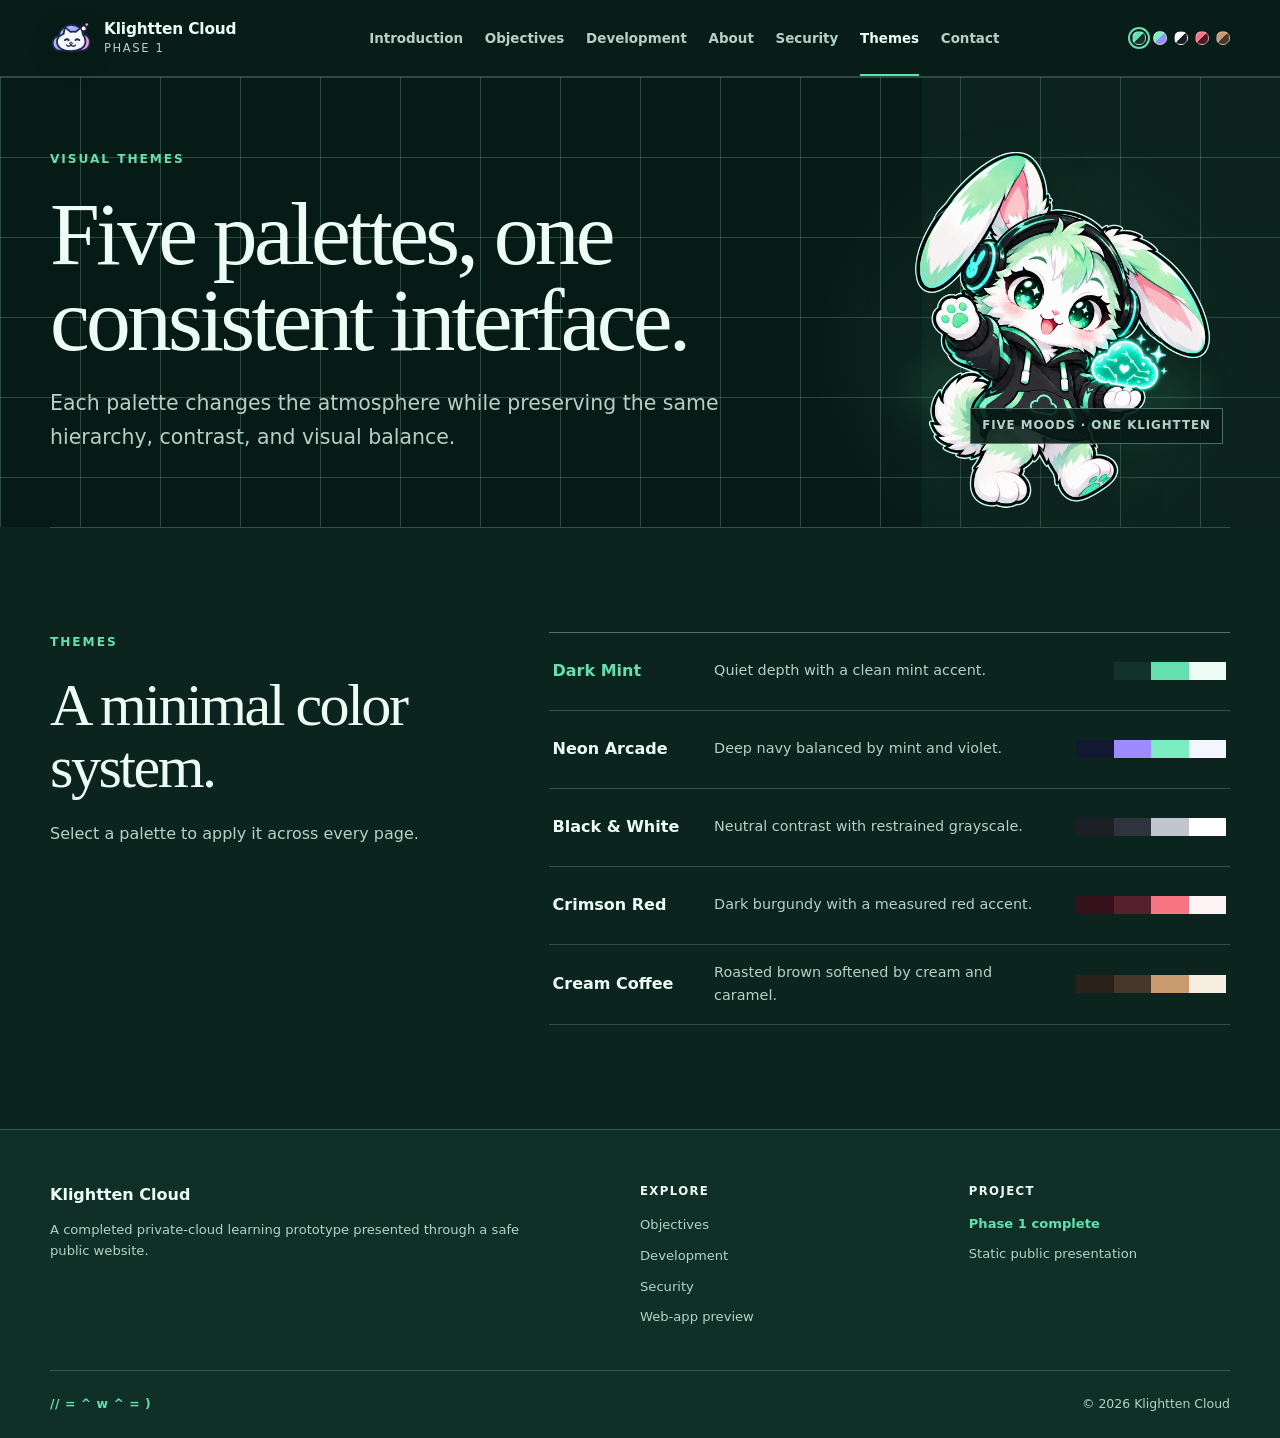
<file: PHASE-1/site/themes.html>
<!doctype html>
<html lang="en" data-theme="dark-mint">
  <head>
    <meta charset="utf-8"><meta name="viewport" content="width=device-width, initial-scale=1"><meta name="description" content="The five balanced color palettes of Klightten Cloud Phase 1."><meta name="theme-color" content="#0b251e">
    <title>Themes — Klightten Cloud</title><link rel="icon" href="favicon.svg" type="image/svg+xml"><link rel="stylesheet" href="styles.css"><script src="site.js" defer></script>
  </head>
  <body data-page="themes">
    <a class="skip-link" href="#main-content">Skip to content</a>
    <header class="site-header"><div class="header-inner">
      <a class="brand" href="index.html" aria-label="Klightten Cloud introduction"><img class="brand-logo" src="assets/klightten-cloud-logo.svg" alt=""><span class="brand-copy"><strong>Klightten Cloud</strong><small>Phase 1</small></span></a>
      <button class="nav-toggle" type="button" aria-expanded="false" aria-controls="primary-navigation"><span class="sr-only">Open navigation</span><span></span><span></span></button>
      <nav class="primary-nav" id="primary-navigation" aria-label="Primary navigation"><a href="index.html" data-nav="introduction">Introduction</a><a href="objectives.html" data-nav="objectives">Objectives</a><a href="development.html" data-nav="development">Development</a><a href="about.html" data-nav="about">About</a><a href="security.html" data-nav="security">Security</a><a href="themes.html" data-nav="themes">Themes</a><a href="contact.html" data-nav="contact">Contact</a></nav>
      <div class="header-palettes" aria-label="Choose a color theme"><button class="palette-dot is-active" type="button" data-theme-choice="dark-mint" aria-label="Dark Mint theme" aria-pressed="true"></button><button class="palette-dot" type="button" data-theme-choice="neon-arcade" aria-label="Neon Arcade theme" aria-pressed="false"></button><button class="palette-dot" type="button" data-theme-choice="black-white" aria-label="Black and White theme" aria-pressed="false"></button><button class="palette-dot" type="button" data-theme-choice="crimson-red" aria-label="Crimson Red theme" aria-pressed="false"></button><button class="palette-dot" type="button" data-theme-choice="cream-coffee" aria-label="Cream Coffee theme" aria-pressed="false"></button></div>
    </div></header>
    <main id="main-content">
      <section class="page-hero"><div class="hero-inner">
        <div><p class="eyebrow">Visual themes</p><h1>Five palettes, one consistent interface.</h1><p class="hero-lead">Each palette changes the atmosphere while preserving the same hierarchy, contrast, and visual balance.</p></div>
        <div class="hero-character" aria-label="Active Klightten theme mascot"><div class="mascot-stage"><img class="theme-mascot" data-mascot-theme="dark-mint" src="assets/mascots/bunny-dark-mint.webp" alt="Dark Mint bunny mascot"><img class="theme-mascot" data-mascot-theme="neon-arcade" src="assets/mascots/cat-neon-arcade.webp" alt="Neon Arcade cat mascot"><img class="theme-mascot" data-mascot-theme="black-white" src="assets/mascots/wolf-black-white.webp" alt="Black and White wolf mascot"><img class="theme-mascot" data-mascot-theme="crimson-red" src="assets/mascots/fox-crimson-red.webp" alt="Crimson Red fox mascot"><img class="theme-mascot" data-mascot-theme="cream-coffee" src="assets/mascots/dog-cream-coffee.webp" alt="Cream Coffee dog mascot"><p class="mascot-caption">Five moods · one Klightten</p></div></div>
      </div></section>
      <section class="content-section" aria-labelledby="themes-title">
        <div class="section-heading"><p class="section-label">Themes</p><h2 id="themes-title">A minimal color system.</h2><p>Select a palette to apply it across every page.</p></div>
        <div class="section-copy">
          <div class="theme-list">
            <button class="theme-row is-active" type="button" data-theme-choice="dark-mint" aria-pressed="true"><span class="theme-name">Dark Mint</span><span class="theme-description">Quiet depth with a clean mint accent.</span><span class="swatch-set" aria-hidden="true"><i></i><i></i><i></i><i></i></span></button>
            <button class="theme-row" type="button" data-theme-choice="neon-arcade" aria-pressed="false"><span class="theme-name">Neon Arcade</span><span class="theme-description">Deep navy balanced by mint and violet.</span><span class="swatch-set" aria-hidden="true"><i></i><i></i><i></i><i></i></span></button>
            <button class="theme-row" type="button" data-theme-choice="black-white" aria-pressed="false"><span class="theme-name">Black &amp; White</span><span class="theme-description">Neutral contrast with restrained grayscale.</span><span class="swatch-set" aria-hidden="true"><i></i><i></i><i></i><i></i></span></button>
            <button class="theme-row" type="button" data-theme-choice="crimson-red" aria-pressed="false"><span class="theme-name">Crimson Red</span><span class="theme-description">Dark burgundy with a measured red accent.</span><span class="swatch-set" aria-hidden="true"><i></i><i></i><i></i><i></i></span></button>
            <button class="theme-row" type="button" data-theme-choice="cream-coffee" aria-pressed="false"><span class="theme-name">Cream Coffee</span><span class="theme-description">Roasted brown softened by cream and caramel.</span><span class="swatch-set" aria-hidden="true"><i></i><i></i><i></i><i></i></span></button>
          </div>
        </div>
      </section>
    </main>
    <footer class="site-footer"><div class="footer-inner"><div class="footer-brand"><strong>Klightten Cloud</strong><p>A completed private-cloud learning prototype presented through a safe public website.</p></div><nav class="footer-nav" aria-label="Footer navigation"><span class="footer-label">Explore</span><a href="objectives.html">Objectives</a><a href="development.html">Development</a><a href="security.html">Security</a><a href="preview/index.html">Web-app preview</a></nav><div class="footer-meta"><span class="footer-label">Project</span><p class="footer-status">Phase 1 complete</p><p>Static public presentation</p></div></div><div class="footer-bottom"><p class="signature">// = ^ w ^ = )</p><p>© <span id="current-year">2026</span> Klightten Cloud</p></div></footer>
  </body>
</html>
</file>
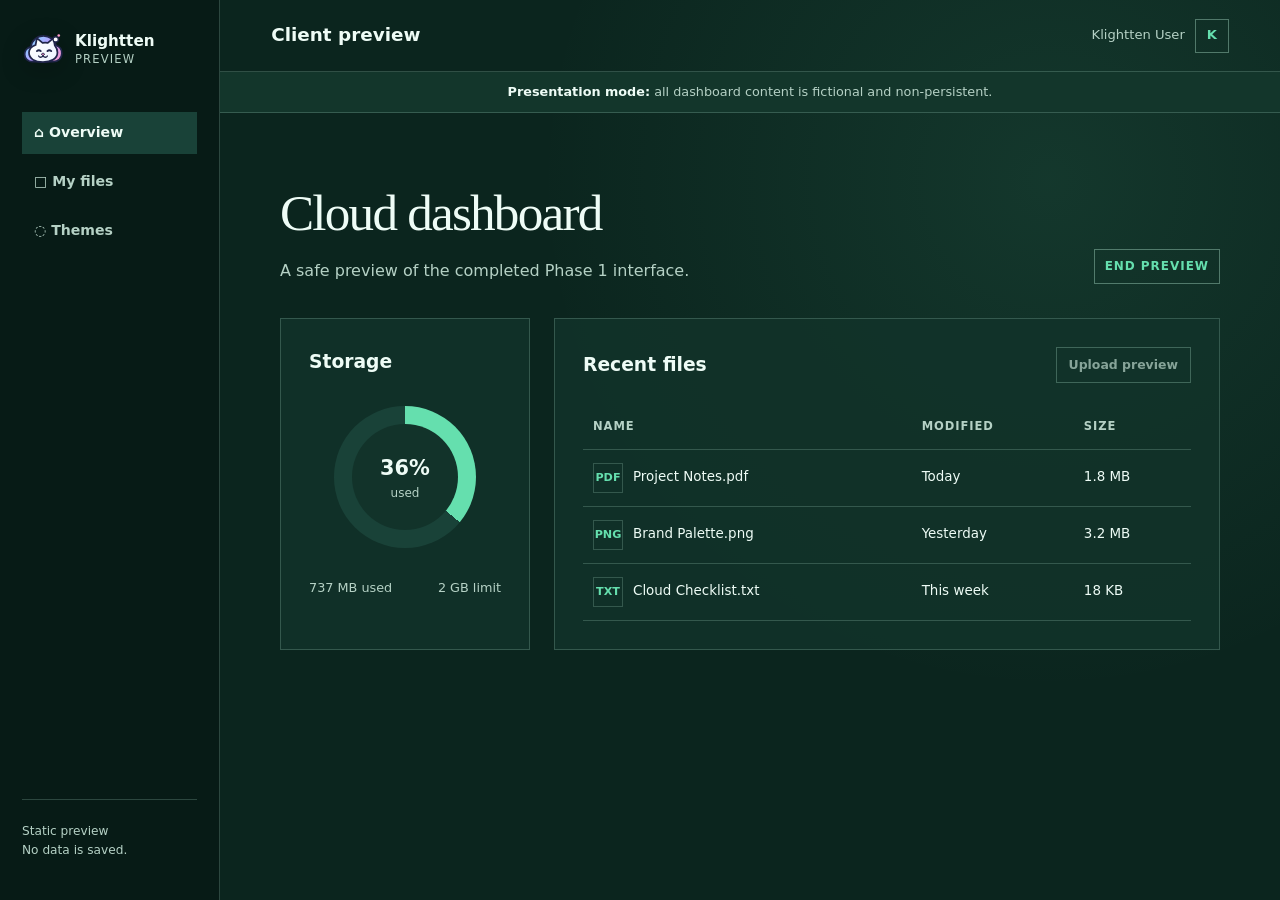
<file: PHASE-1/site/preview/dashboard.html>
<!doctype html>
<html lang="en" data-theme="dark-mint">
  <head>
    <meta charset="utf-8"><meta name="viewport" content="width=device-width, initial-scale=1"><meta name="description" content="Static dashboard demonstration for the Klightten Cloud Phase 1 web-app preview."><meta name="theme-color" content="#0b251e">
    <title>Dashboard Preview — Klightten Cloud</title><link rel="icon" href="../favicon.svg" type="image/svg+xml"><link rel="stylesheet" href="app.css"><script src="app.js" defer></script>
  </head>
  <body>
    <div class="dashboard-shell" id="preview-dashboard">
      <aside class="dashboard-sidebar">
        <a class="preview-brand" href="index.html"><img class="preview-logo" src="../assets/klightten-cloud-logo.svg" alt=""><span class="preview-brand-copy"><strong>Klightten</strong><small>Preview</small></span></a>
        <nav class="dashboard-nav" aria-label="Preview dashboard navigation">
          <a class="is-active" href="#overview" aria-current="page">⌂ <span>Overview</span></a>
          <a class="client-only" href="#files">□ <span>My files</span></a>
          <a class="admin-only" href="#requests">◎ <span>Access requests</span></a>
          <a href="../themes.html">◌ <span>Themes</span></a>
        </nav>
        <p class="sidebar-note">Static preview<br>No data is saved.</p>
      </aside>

      <main class="dashboard-main">
        <header class="dashboard-topbar">
          <h1 data-role-label>Client preview</h1>
          <div class="profile-chip"><span data-display-name>Klightten User</span><span class="avatar" aria-hidden="true">K</span></div>
        </header>
        <div class="preview-notice"><strong>Presentation mode:</strong> all dashboard content is fictional and non-persistent.</div>
        <div class="dashboard-content" id="overview">
          <div class="dashboard-heading">
            <div><h2>Cloud dashboard</h2><p>A safe preview of the completed Phase 1 interface.</p></div>
            <a class="demo-badge" href="login.html">End preview</a>
          </div>

          <div class="dashboard-grid client-only">
            <section class="storage-panel" aria-labelledby="storage-title">
              <h3 id="storage-title">Storage</h3>
              <div class="storage-ring-wrap"><div class="storage-ring" aria-label="36 percent storage used"></div><div class="storage-ring-copy"><strong>36%</strong><span>used</span></div></div>
              <div class="storage-meta"><span>737 MB used</span><span>2 GB limit</span></div>
            </section>
            <section class="files-panel" id="files" aria-labelledby="files-title">
              <div class="panel-heading"><h3 id="files-title">Recent files</h3><button class="ghost-button" type="button" disabled>Upload preview</button></div>
              <table class="file-table"><thead><tr><th>Name</th><th>Modified</th><th>Size</th></tr></thead><tbody>
                <tr><td><span class="file-type">PDF</span>Project Notes.pdf</td><td>Today</td><td>1.8 MB</td></tr>
                <tr><td><span class="file-type">PNG</span>Brand Palette.png</td><td>Yesterday</td><td>3.2 MB</td></tr>
                <tr><td><span class="file-type">TXT</span>Cloud Checklist.txt</td><td>This week</td><td>18 KB</td></tr>
              </tbody></table>
            </section>
          </div>

          <section class="request-panel admin-only" id="requests" aria-labelledby="requests-title">
            <div class="panel-heading"><div><h3 id="requests-title">Access requests</h3><p class="panel-intro">Fictional entries for interface demonstration.</p></div><button class="ghost-button" type="button" disabled>Refresh preview</button></div>
            <div class="request-list">
              <div class="request-row"><div><strong>sample-client</strong><span>Client access · just now</span></div><div class="request-actions"><button class="approve" type="button" data-preview-action="approve">Approve</button><button type="button" data-preview-action="deny">Deny</button></div></div>
              <div class="request-row"><div><strong>review-account</strong><span>Client access · earlier</span></div><div class="request-actions"><button class="approve" type="button" data-preview-action="approve">Approve</button><button type="button" data-preview-action="deny">Deny</button></div></div>
            </div>
          </section>
        </div>
      </main>
    </div>
  </body>
</html>
</file>
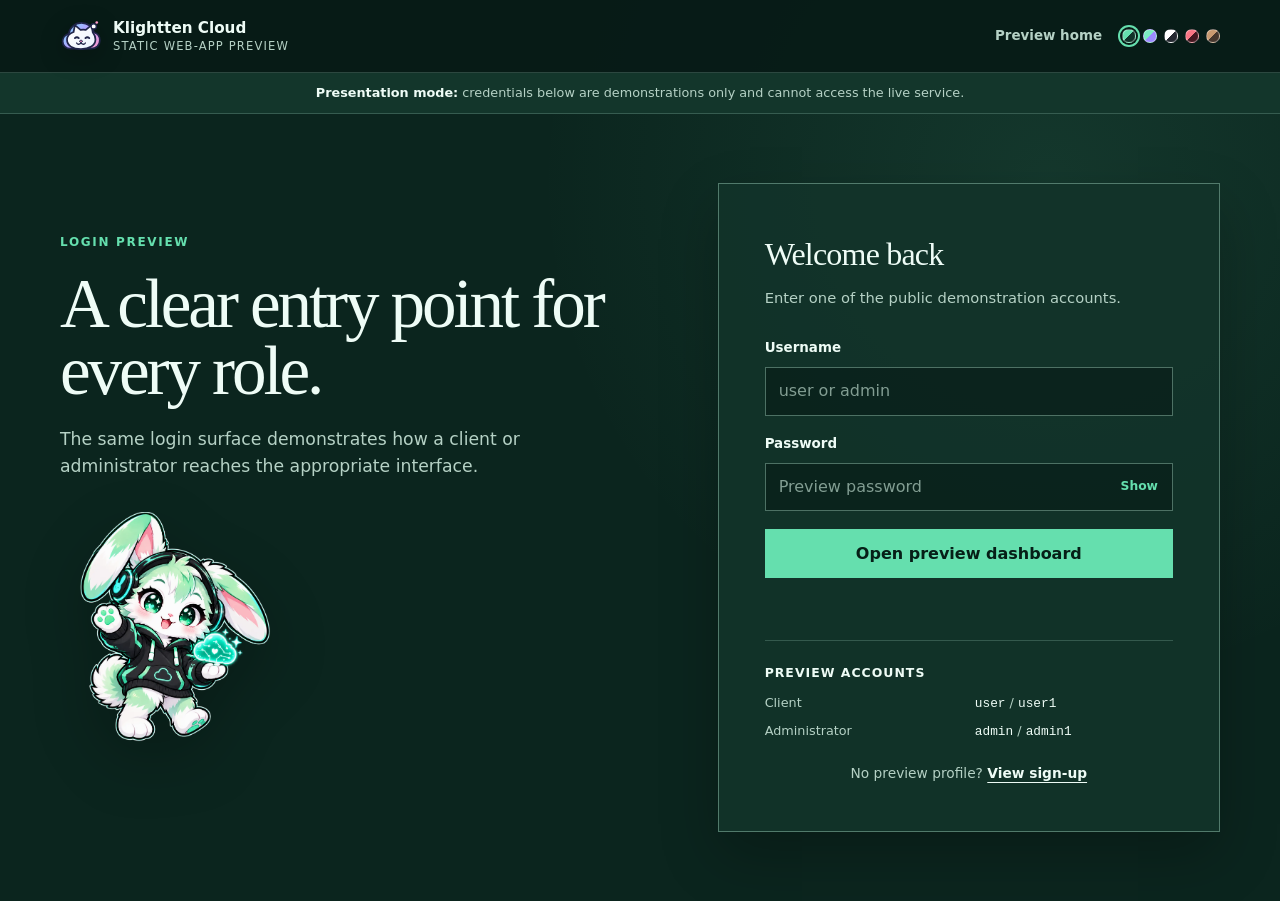
<file: PHASE-1/site/preview/login.html>
<!doctype html>
<html lang="en" data-theme="dark-mint">
  <head>
    <meta charset="utf-8"><meta name="viewport" content="width=device-width, initial-scale=1"><meta name="description" content="Static login demonstration for the Klightten Cloud Phase 1 web-app preview."><meta name="theme-color" content="#0b251e">
    <title>Login Preview — Klightten Cloud</title><link rel="icon" href="../favicon.svg" type="image/svg+xml"><link rel="stylesheet" href="app.css"><script src="app.js" defer></script>
  </head>
  <body>
    <header class="preview-header"><div class="preview-header-inner">
      <a class="preview-brand" href="index.html"><img class="preview-logo" src="../assets/klightten-cloud-logo.svg" alt=""><span class="preview-brand-copy"><strong>Klightten Cloud</strong><small>Static web-app preview</small></span></a>
      <div class="preview-header-actions"><a class="back-link" href="index.html">Preview home</a><div class="preview-palettes" aria-label="Choose a color theme"><button class="preview-palette is-active" type="button" data-theme-choice="dark-mint" aria-label="Dark Mint theme" aria-pressed="true"></button><button class="preview-palette" type="button" data-theme-choice="neon-arcade" aria-label="Neon Arcade theme" aria-pressed="false"></button><button class="preview-palette" type="button" data-theme-choice="black-white" aria-label="Black and White theme" aria-pressed="false"></button><button class="preview-palette" type="button" data-theme-choice="crimson-red" aria-label="Crimson Red theme" aria-pressed="false"></button><button class="preview-palette" type="button" data-theme-choice="cream-coffee" aria-label="Cream Coffee theme" aria-pressed="false"></button></div></div>
    </div></header>
    <p class="preview-notice"><strong>Presentation mode:</strong> credentials below are demonstrations only and cannot access the live service.</p>
    <main class="auth-layout">
      <section class="auth-intro">
        <p class="preview-kicker">Login preview</p><h1>A clear entry point for every role.</h1><p>The same login surface demonstrates how a client or administrator reaches the appropriate interface.</p>
        <div class="auth-character" aria-label="Active Klightten theme mascot"><img class="preview-mascot" data-mascot-theme="dark-mint" src="../assets/mascots/bunny-dark-mint.webp" alt="Dark Mint bunny mascot"><img class="preview-mascot" data-mascot-theme="neon-arcade" src="../assets/mascots/cat-neon-arcade.webp" alt="Neon Arcade cat mascot"><img class="preview-mascot" data-mascot-theme="black-white" src="../assets/mascots/wolf-black-white.webp" alt="Black and White wolf mascot"><img class="preview-mascot" data-mascot-theme="crimson-red" src="../assets/mascots/fox-crimson-red.webp" alt="Crimson Red fox mascot"><img class="preview-mascot" data-mascot-theme="cream-coffee" src="../assets/mascots/dog-cream-coffee.webp" alt="Cream Coffee dog mascot"></div>
      </section>
      <section class="auth-panel" aria-labelledby="login-title">
        <h2 id="login-title">Welcome back</h2><p class="panel-intro">Enter one of the public demonstration accounts.</p>
        <form id="preview-login-form" novalidate>
          <div class="field"><label for="login-username">Username</label><input id="login-username" name="username" autocomplete="username" placeholder="user or admin" required></div>
          <div class="field"><label for="login-password">Password</label><div class="password-wrap"><input id="login-password" name="password" type="password" autocomplete="current-password" placeholder="Preview password" required><button class="password-toggle" type="button" data-password-toggle="login-password" aria-pressed="false">Show</button></div></div>
          <button class="primary-action" type="submit">Open preview dashboard</button><p class="form-message" id="login-message" aria-live="polite"></p>
        </form>
        <div class="demo-access" aria-label="Preview credentials"><strong>Preview accounts</strong><div class="demo-row"><span>Client</span><span><code>user</code> / <code>user1</code></span></div><div class="demo-row"><span>Administrator</span><span><code>admin</code> / <code>admin1</code></span></div></div>
        <p class="panel-switch">No preview profile? <a href="signup.html">View sign-up</a></p>
      </section>
    </main>
  </body>
</html>
</file>
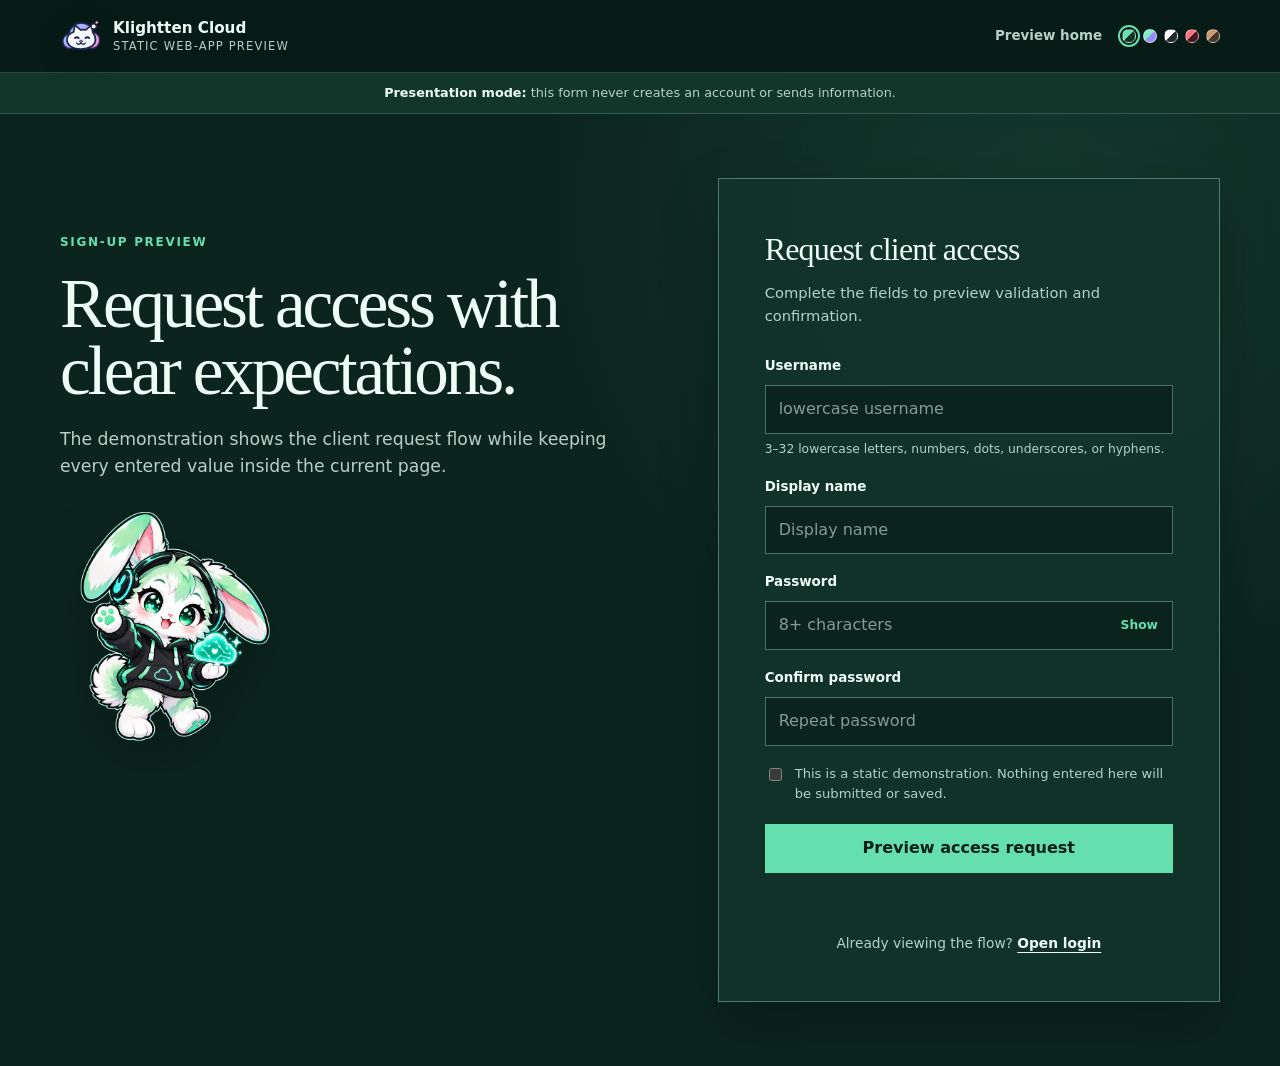
<file: PHASE-1/site/preview/signup.html>
<!doctype html>
<html lang="en" data-theme="dark-mint">
  <head>
    <meta charset="utf-8"><meta name="viewport" content="width=device-width, initial-scale=1"><meta name="description" content="Static sign-up demonstration for the Klightten Cloud Phase 1 web-app preview."><meta name="theme-color" content="#0b251e">
    <title>Sign-up Preview — Klightten Cloud</title><link rel="icon" href="../favicon.svg" type="image/svg+xml"><link rel="stylesheet" href="app.css"><script src="app.js" defer></script>
  </head>
  <body>
    <header class="preview-header"><div class="preview-header-inner">
      <a class="preview-brand" href="index.html"><img class="preview-logo" src="../assets/klightten-cloud-logo.svg" alt=""><span class="preview-brand-copy"><strong>Klightten Cloud</strong><small>Static web-app preview</small></span></a>
      <div class="preview-header-actions"><a class="back-link" href="index.html">Preview home</a><div class="preview-palettes" aria-label="Choose a color theme"><button class="preview-palette is-active" type="button" data-theme-choice="dark-mint" aria-label="Dark Mint theme" aria-pressed="true"></button><button class="preview-palette" type="button" data-theme-choice="neon-arcade" aria-label="Neon Arcade theme" aria-pressed="false"></button><button class="preview-palette" type="button" data-theme-choice="black-white" aria-label="Black and White theme" aria-pressed="false"></button><button class="preview-palette" type="button" data-theme-choice="crimson-red" aria-label="Crimson Red theme" aria-pressed="false"></button><button class="preview-palette" type="button" data-theme-choice="cream-coffee" aria-label="Cream Coffee theme" aria-pressed="false"></button></div></div>
    </div></header>
    <p class="preview-notice"><strong>Presentation mode:</strong> this form never creates an account or sends information.</p>
    <main class="auth-layout">
      <section class="auth-intro">
        <p class="preview-kicker">Sign-up preview</p><h1>Request access with clear expectations.</h1><p>The demonstration shows the client request flow while keeping every entered value inside the current page.</p>
        <div class="auth-character" aria-label="Active Klightten theme mascot"><img class="preview-mascot" data-mascot-theme="dark-mint" src="../assets/mascots/bunny-dark-mint.webp" alt="Dark Mint bunny mascot"><img class="preview-mascot" data-mascot-theme="neon-arcade" src="../assets/mascots/cat-neon-arcade.webp" alt="Neon Arcade cat mascot"><img class="preview-mascot" data-mascot-theme="black-white" src="../assets/mascots/wolf-black-white.webp" alt="Black and White wolf mascot"><img class="preview-mascot" data-mascot-theme="crimson-red" src="../assets/mascots/fox-crimson-red.webp" alt="Crimson Red fox mascot"><img class="preview-mascot" data-mascot-theme="cream-coffee" src="../assets/mascots/dog-cream-coffee.webp" alt="Cream Coffee dog mascot"></div>
      </section>
      <section class="auth-panel" aria-labelledby="signup-title">
        <div class="auth-form" id="signup-form-wrap">
          <h2 id="signup-title">Request client access</h2><p class="panel-intro">Complete the fields to preview validation and confirmation.</p>
          <form id="preview-signup-form" novalidate>
            <div class="field"><label for="signup-username">Username</label><input id="signup-username" name="username" autocomplete="username" placeholder="lowercase username" required><p class="field-hint">3–32 lowercase letters, numbers, dots, underscores, or hyphens.</p></div>
            <div class="field"><label for="signup-display">Display name</label><input id="signup-display" name="display_name" autocomplete="name" placeholder="Display name" required></div>
            <div class="field"><label for="signup-password">Password</label><div class="password-wrap"><input id="signup-password" name="password" type="password" autocomplete="new-password" placeholder="8+ characters" required><button class="password-toggle" type="button" data-password-toggle="signup-password" aria-pressed="false">Show</button></div></div>
            <div class="field"><label for="signup-confirmation">Confirm password</label><input id="signup-confirmation" name="confirmation" type="password" autocomplete="new-password" placeholder="Repeat password" required></div>
            <label class="checkbox-row"><input type="checkbox" name="acknowledgement" value="yes"><span>This is a static demonstration. Nothing entered here will be submitted or saved.</span></label>
            <button class="primary-action" type="submit">Preview access request</button><p class="form-message" id="signup-message" aria-live="polite"></p>
          </form>
        </div>
        <div class="success-state" id="signup-success" aria-live="polite"><span class="success-mark" aria-hidden="true">✓</span><h2>Preview request complete</h2><p>The validation demonstration succeeded. No account was created and no information was stored or transmitted.</p><a class="text-link" href="login.html">Continue to login preview →</a></div>
        <p class="panel-switch">Already viewing the flow? <a href="login.html">Open login</a></p>
      </section>
    </main>
  </body>
</html>
</file>
<file: PHASE-1/site/styles.css>
:root {
  color-scheme: dark;
  --bg: #0b251e;
  --bg-deep: #071b16;
  --surface: #11332a;
  --surface-soft: #194238;
  --text: #eefcf6;
  --muted: #b5d1c5;
  --line: rgba(177, 229, 207, 0.22);
  --line-strong: rgba(177, 229, 207, 0.4);
  --accent: #65dfae;
  --accent-soft: #acf1d3;
  --accent-ink: #061f17;
  --header: #081d18;
  --shadow: rgba(0, 0, 0, 0.24);
  --max-width: 1180px;
  --header-height: 76px;
}

html[data-theme="neon-arcade"] {
  color-scheme: dark;
  --bg: #121832;
  --bg-deep: #0b1025;
  --surface: #192246;
  --surface-soft: #222d58;
  --text: #f3f5ff;
  --muted: #c0c6e1;
  --line: rgba(158, 169, 255, 0.23);
  --line-strong: rgba(158, 169, 255, 0.42);
  --accent: #7cecc1;
  --accent-soft: #b8abff;
  --accent-ink: #081428;
  --header: #0b1025;
  --shadow: rgba(0, 0, 0, 0.3);
}

html[data-theme="black-white"] {
  color-scheme: dark;
  --bg: #1c1f25;
  --bg-deep: #13151a;
  --surface: #242830;
  --surface-soft: #2e333d;
  --text: #ffffff;
  --muted: #cbd0d7;
  --line: rgba(255, 255, 255, 0.18);
  --line-strong: rgba(255, 255, 255, 0.35);
  --accent: #f8f8f6;
  --accent-soft: #d9dce2;
  --accent-ink: #111318;
  --header: #14161b;
  --shadow: rgba(0, 0, 0, 0.32);
}

html[data-theme="crimson-red"] {
  color-scheme: dark;
  --bg: #351119;
  --bg-deep: #270a10;
  --surface: #451720;
  --surface-soft: #57202b;
  --text: #fff3f5;
  --muted: #e5c1c7;
  --line: rgba(255, 157, 171, 0.23);
  --line-strong: rgba(255, 157, 171, 0.42);
  --accent: #f87584;
  --accent-soft: #ffb6bf;
  --accent-ink: #28070d;
  --header: #270a10;
  --shadow: rgba(20, 0, 5, 0.32);
}

html[data-theme="cream-coffee"] {
  color-scheme: dark;
  --bg: #3a2d25;
  --bg-deep: #2b211b;
  --surface: #46372d;
  --surface-soft: #554337;
  --text: #f6ecdf;
  --muted: #d3c0ad;
  --line: rgba(229, 203, 176, 0.2);
  --line-strong: rgba(229, 203, 176, 0.38);
  --accent: #c99a70;
  --accent-soft: #e6c5a3;
  --accent-ink: #261b15;
  --header: #2b211b;
  --shadow: rgba(13, 8, 5, 0.3);
}

*,
*::before,
*::after {
  box-sizing: border-box;
}

html {
  min-width: 320px;
  background: var(--bg-deep);
}

body {
  margin: 0;
  min-width: 320px;
  min-height: 100vh;
  display: flex;
  flex-direction: column;
  background: var(--bg);
  color: var(--text);
  font-family: Inter, ui-sans-serif, system-ui, -apple-system, BlinkMacSystemFont, "Segoe UI", sans-serif;
  font-size: 1rem;
  line-height: 1.65;
  transition: background-color 180ms ease, color 180ms ease;
}

main {
  flex: 1;
}

a {
  color: inherit;
}

button,
a {
  -webkit-tap-highlight-color: transparent;
}

button {
  font: inherit;
}

.skip-link {
  position: fixed;
  top: 8px;
  left: 8px;
  z-index: 100;
  padding: 10px 14px;
  background: var(--accent);
  color: var(--accent-ink);
  transform: translateY(-160%);
}

.skip-link:focus {
  transform: translateY(0);
}

.sr-only {
  position: absolute;
  width: 1px;
  height: 1px;
  padding: 0;
  margin: -1px;
  overflow: hidden;
  clip: rect(0, 0, 0, 0);
  white-space: nowrap;
  border: 0;
}

.site-header {
  position: sticky;
  top: 0;
  z-index: 50;
  min-height: var(--header-height);
  background: var(--header);
  border-bottom: 1px solid var(--line);
}

.header-inner {
  width: min(var(--max-width), calc(100% - 48px));
  min-height: var(--header-height);
  margin: 0 auto;
  display: grid;
  grid-template-columns: auto minmax(0, 1fr) auto;
  align-items: center;
  gap: 28px;
}

.brand {
  display: inline-flex;
  align-items: center;
  gap: 12px;
  text-decoration: none;
}

.brand-logo {
  width: 42px;
  height: 42px;
  display: block;
  flex: 0 0 auto;
  filter: drop-shadow(0 6px 12px var(--shadow));
}

.brand-copy {
  display: grid;
  line-height: 1.12;
}

.brand-copy strong {
  font-size: 0.96rem;
  letter-spacing: -0.01em;
}

.brand-copy small {
  margin-top: 4px;
  color: var(--muted);
  font-size: 0.72rem;
  letter-spacing: 0.14em;
  text-transform: uppercase;
}

.primary-nav {
  display: flex;
  justify-content: center;
  align-items: center;
  gap: clamp(12px, 1.7vw, 24px);
}

.primary-nav a {
  position: relative;
  padding: 27px 0 25px;
  color: var(--muted);
  font-size: 0.84rem;
  font-weight: 650;
  text-decoration: none;
  white-space: nowrap;
  transition: color 150ms ease;
}

.primary-nav a::after {
  content: "";
  position: absolute;
  right: 0;
  bottom: -1px;
  left: 0;
  height: 2px;
  background: var(--accent);
  transform: scaleX(0);
  transform-origin: left;
  transition: transform 150ms ease;
}

.primary-nav a:hover,
.primary-nav a:focus-visible,
.primary-nav a[aria-current="page"] {
  color: var(--text);
}

.primary-nav a[aria-current="page"]::after {
  transform: scaleX(1);
}

.header-palettes {
  display: flex;
  align-items: center;
  gap: 7px;
}

.palette-dot {
  width: 14px;
  height: 14px;
  padding: 0;
  border: 1px solid rgba(255, 255, 255, 0.38);
  border-radius: 50%;
  cursor: pointer;
  box-shadow: 0 0 0 2px transparent;
}

.palette-dot.is-active,
.palette-dot:focus-visible {
  box-shadow: 0 0 0 2px var(--header), 0 0 0 4px var(--accent);
}

[data-theme-choice="dark-mint"] { background: linear-gradient(135deg, #65dfae 50%, #11332a 50%); }
[data-theme-choice="neon-arcade"] { background: linear-gradient(135deg, #7cecc1 50%, #9c8cff 50%); }
[data-theme-choice="black-white"] { background: linear-gradient(135deg, #ffffff 50%, #1b1e24 50%); }
[data-theme-choice="crimson-red"] { background: linear-gradient(135deg, #f87584 50%, #4a1923 50%); }
[data-theme-choice="cream-coffee"] { background: linear-gradient(135deg, #c99a70 50%, #46372d 50%); }

.nav-toggle {
  display: none;
}

.page-hero {
  position: relative;
  min-height: 440px;
  display: grid;
  align-items: center;
  overflow: hidden;
  background:
    linear-gradient(90deg, transparent 0 72%, color-mix(in srgb, var(--accent) 4%, transparent) 72%),
    linear-gradient(var(--line) 1px, transparent 1px),
    linear-gradient(90deg, var(--line) 1px, transparent 1px),
    var(--bg-deep);
  background-size: auto, 80px 80px, 80px 80px, auto;
}

.page-hero::after {
  content: "";
  position: absolute;
  right: max(-80px, calc((100vw - var(--max-width)) / 2 - 40px));
  top: 8%;
  width: 470px;
  height: 470px;
  border-radius: 50%;
  background: radial-gradient(circle, color-mix(in srgb, var(--accent) 12%, transparent), transparent 68%);
  pointer-events: none;
}

.hero-inner {
  position: relative;
  z-index: 1;
  width: min(var(--max-width), calc(100% - 48px));
  margin: 0 auto;
  padding: 72px 0;
  display: grid;
  grid-template-columns: minmax(0, 1.35fr) minmax(250px, 0.65fr);
  align-items: center;
  gap: clamp(40px, 7vw, 100px);
}

.eyebrow,
.section-label {
  margin: 0 0 22px;
  color: var(--accent);
  font-size: 0.76rem;
  font-weight: 800;
  letter-spacing: 0.16em;
  text-transform: uppercase;
}

h1,
h2,
h3,
p {
  margin-top: 0;
}

h1,
h2 {
  font-family: Georgia, "Times New Roman", serif;
  font-weight: 500;
  letter-spacing: -0.042em;
}

h1 {
  max-width: 850px;
  margin-bottom: 24px;
  font-size: clamp(3.25rem, 7vw, 6.35rem);
  line-height: 0.96;
}

h2 {
  margin-bottom: 0;
  font-size: clamp(2.2rem, 4.7vw, 4.35rem);
  line-height: 1.04;
}

h3 {
  margin-bottom: 8px;
  font-size: 1.05rem;
  line-height: 1.35;
}

.hero-lead {
  max-width: 700px;
  margin-bottom: 0;
  color: var(--muted);
  font-size: clamp(1.05rem, 1.7vw, 1.28rem);
}

.hero-aside {
  padding-top: 20px;
  border-top: 1px solid var(--line-strong);
}

.hero-aside strong {
  display: block;
  margin-bottom: 10px;
  color: var(--accent);
  font-family: Georgia, "Times New Roman", serif;
  font-size: 1.8rem;
  font-weight: 500;
}

.hero-aside p {
  margin-bottom: 0;
  color: var(--muted);
  font-size: 0.9rem;
}

.hero-character {
  position: relative;
  min-height: 300px;
  display: grid;
  place-items: center;
}

.mascot-stage {
  position: relative;
  width: min(100%, 340px);
  height: 300px;
  display: grid;
  place-items: end center;
}

.mascot-stage::before {
  content: "";
  position: absolute;
  right: 8%;
  bottom: 6%;
  left: 8%;
  height: 28%;
  border-radius: 50%;
  background: color-mix(in srgb, var(--accent) 12%, transparent);
  filter: blur(20px);
}

.theme-mascot {
  position: relative;
  z-index: 1;
  display: none;
  width: 100%;
  height: 100%;
  object-fit: contain;
  object-position: center bottom;
  filter: drop-shadow(0 18px 26px var(--shadow));
}

html[data-theme="dark-mint"] .theme-mascot[data-mascot-theme="dark-mint"],
html[data-theme="neon-arcade"] .theme-mascot[data-mascot-theme="neon-arcade"],
html[data-theme="black-white"] .theme-mascot[data-mascot-theme="black-white"],
html[data-theme="crimson-red"] .theme-mascot[data-mascot-theme="crimson-red"],
html[data-theme="cream-coffee"] .theme-mascot[data-mascot-theme="cream-coffee"] {
  display: block;
}

.mascot-caption {
  position: absolute;
  right: 0;
  bottom: 8px;
  z-index: 2;
  margin: 0;
  padding: 7px 11px;
  border: 1px solid var(--line-strong);
  background: color-mix(in srgb, var(--bg-deep) 88%, transparent);
  color: var(--muted);
  font-size: 0.74rem;
  font-weight: 760;
  letter-spacing: 0.08em;
  text-transform: uppercase;
}

.content-section {
  width: min(var(--max-width), calc(100% - 48px));
  margin: 0 auto;
  padding: 104px 0;
  display: grid;
  grid-template-columns: minmax(240px, 0.72fr) minmax(0, 1.28fr);
  gap: clamp(50px, 9vw, 140px);
  border-top: 1px solid var(--line);
}

.content-section:first-child {
  border-top: 0;
}

.section-heading {
  align-self: start;
}

.section-heading p:last-child {
  margin-top: 22px;
  margin-bottom: 0;
  color: var(--muted);
}

.section-copy {
  color: var(--muted);
}

.section-copy > :last-child {
  margin-bottom: 0;
}

.large-copy {
  color: var(--text);
  font-family: Georgia, "Times New Roman", serif;
  font-size: clamp(1.5rem, 2.55vw, 2.2rem);
  line-height: 1.33;
  letter-spacing: -0.022em;
}

.detail-list {
  border-top: 1px solid var(--line-strong);
}

.detail-item {
  display: grid;
  grid-template-columns: minmax(150px, 0.42fr) minmax(0, 1fr);
  gap: 30px;
  padding: 28px 0;
  border-bottom: 1px solid var(--line);
}

.detail-item h3 {
  color: var(--text);
}

.detail-item p {
  margin-bottom: 0;
  color: var(--muted);
}

.principle-grid {
  display: grid;
  grid-template-columns: repeat(2, minmax(0, 1fr));
  border-top: 1px solid var(--line-strong);
  border-left: 1px solid var(--line);
}

.principle {
  min-height: 185px;
  padding: 28px;
  border-right: 1px solid var(--line);
  border-bottom: 1px solid var(--line);
}

.principle p {
  margin-bottom: 0;
  color: var(--muted);
}

.project-note {
  margin-top: 34px;
  padding: 22px 0 0 26px;
  border-top: 1px solid var(--line);
  border-left: 2px solid var(--accent);
  color: var(--muted);
}

.project-note strong {
  color: var(--text);
}

.action-row {
  margin-top: 34px;
  display: flex;
  align-items: center;
  flex-wrap: wrap;
  gap: 24px;
}

.button {
  display: inline-flex;
  min-height: 48px;
  align-items: center;
  justify-content: center;
  padding: 11px 20px;
  border: 1px solid var(--accent);
  background: var(--accent);
  color: var(--accent-ink);
  font-size: 0.92rem;
  font-weight: 780;
  text-decoration: none;
}

.button:hover,
.button:focus-visible {
  background: var(--accent-soft);
}

.text-link {
  color: var(--text);
  font-size: 0.92rem;
  font-weight: 700;
  text-decoration-color: var(--line-strong);
  text-underline-offset: 5px;
}

.theme-list {
  border-top: 1px solid var(--line-strong);
}

.theme-row {
  width: 100%;
  min-height: 78px;
  display: grid;
  grid-template-columns: minmax(130px, 0.4fr) 1fr auto;
  align-items: center;
  gap: 28px;
  padding: 16px 4px;
  border: 0;
  border-bottom: 1px solid var(--line);
  background: transparent;
  color: var(--text);
  text-align: left;
  cursor: pointer;
}

.theme-row:hover,
.theme-row:focus-visible,
.theme-row.is-active {
  color: var(--accent);
}

.theme-name {
  font-weight: 760;
}

.theme-description {
  color: var(--muted);
  font-size: 0.9rem;
}

.swatch-set {
  display: flex;
  width: 150px;
  height: 18px;
}

.swatch-set i {
  flex: 1;
}

.theme-row[data-theme-choice="dark-mint"] .swatch-set i:nth-child(1) { background: #0b251e; }
.theme-row[data-theme-choice="dark-mint"] .swatch-set i:nth-child(2) { background: #11332a; }
.theme-row[data-theme-choice="dark-mint"] .swatch-set i:nth-child(3) { background: #65dfae; }
.theme-row[data-theme-choice="dark-mint"] .swatch-set i:nth-child(4) { background: #eefcf6; }
.theme-row[data-theme-choice="neon-arcade"] .swatch-set i:nth-child(1) { background: #121832; }
.theme-row[data-theme-choice="neon-arcade"] .swatch-set i:nth-child(2) { background: #9c8cff; }
.theme-row[data-theme-choice="neon-arcade"] .swatch-set i:nth-child(3) { background: #7cecc1; }
.theme-row[data-theme-choice="neon-arcade"] .swatch-set i:nth-child(4) { background: #f3f5ff; }
.theme-row[data-theme-choice="black-white"] .swatch-set i:nth-child(1) { background: #1c1f25; }
.theme-row[data-theme-choice="black-white"] .swatch-set i:nth-child(2) { background: #2e333d; }
.theme-row[data-theme-choice="black-white"] .swatch-set i:nth-child(3) { background: #c1c5cd; }
.theme-row[data-theme-choice="black-white"] .swatch-set i:nth-child(4) { background: #ffffff; }
.theme-row[data-theme-choice="crimson-red"] .swatch-set i:nth-child(1) { background: #351119; }
.theme-row[data-theme-choice="crimson-red"] .swatch-set i:nth-child(2) { background: #57202b; }
.theme-row[data-theme-choice="crimson-red"] .swatch-set i:nth-child(3) { background: #f87584; }
.theme-row[data-theme-choice="crimson-red"] .swatch-set i:nth-child(4) { background: #fff3f5; }
.theme-row[data-theme-choice="cream-coffee"] .swatch-set i:nth-child(1) { background: #2b211b; }
.theme-row[data-theme-choice="cream-coffee"] .swatch-set i:nth-child(2) { background: #46372d; }
.theme-row[data-theme-choice="cream-coffee"] .swatch-set i:nth-child(3) { background: #c99a70; }
.theme-row[data-theme-choice="cream-coffee"] .swatch-set i:nth-child(4) { background: #f6ecdf; }

.contact-list {
  border-top: 1px solid var(--line-strong);
}

.contact-link {
  display: grid;
  grid-template-columns: minmax(130px, 0.4fr) minmax(0, 1fr) auto;
  gap: 28px;
  align-items: center;
  padding: 24px 0;
  border-bottom: 1px solid var(--line);
  text-decoration: none;
}

.contact-link span:first-child {
  color: var(--muted);
  font-size: 0.78rem;
  font-weight: 780;
  letter-spacing: 0.1em;
  text-transform: uppercase;
}

.contact-link strong {
  overflow-wrap: anywhere;
}

.contact-link span:last-child {
  color: var(--accent);
  font-size: 1.3rem;
}

.contact-link:hover strong,
.contact-link:focus-visible strong {
  text-decoration: underline;
  text-underline-offset: 5px;
}

.site-footer {
  padding: 0 max(24px, calc((100vw - var(--max-width)) / 2));
  background: color-mix(in srgb, var(--surface) 76%, var(--bg));
  border-top: 1px solid var(--line);
  color: var(--muted);
}

.footer-inner {
  min-height: 210px;
  display: grid;
  grid-template-columns: minmax(240px, 1.4fr) minmax(130px, 0.65fr) minmax(170px, 0.75fr);
  align-items: start;
  gap: clamp(40px, 8vw, 110px);
  padding: 52px 0 42px;
  font-size: 0.82rem;
}

.footer-brand {
  display: grid;
  gap: 10px;
}

.footer-brand strong {
  color: var(--text);
  font-size: 1rem;
}

.footer-brand p,
.footer-meta p {
  margin-bottom: 0;
}

.footer-nav {
  display: grid;
  gap: 9px;
}

.footer-nav a {
  color: var(--muted);
  text-decoration: none;
}

.footer-nav a:hover,
.footer-nav a:focus-visible {
  color: var(--text);
}

.footer-label {
  margin-bottom: 4px;
  color: var(--text);
  font-size: 0.73rem;
  font-weight: 800;
  letter-spacing: 0.12em;
  text-transform: uppercase;
}

.footer-meta {
  display: grid;
  gap: 8px;
}

.footer-status {
  color: var(--accent);
  font-weight: 750;
}

.footer-bottom {
  min-height: 68px;
  display: flex;
  align-items: center;
  justify-content: space-between;
  gap: 24px;
  border-top: 1px solid var(--line);
  font-size: 0.78rem;
}

.footer-bottom p {
  margin-bottom: 0;
}

.signature {
  color: var(--accent);
  font-weight: 800;
  letter-spacing: 0.04em;
}

:focus-visible {
  outline: 2px solid var(--accent);
  outline-offset: 4px;
}

@media (max-width: 1040px) {
  .header-inner {
    grid-template-columns: auto 1fr auto;
  }

  .nav-toggle {
    display: grid;
    width: 42px;
    height: 42px;
    justify-self: end;
    place-content: center;
    gap: 7px;
    border: 1px solid var(--line);
    background: transparent;
    color: var(--text);
    cursor: pointer;
  }

  .nav-toggle span:not(.sr-only) {
    display: block;
    width: 18px;
    height: 1px;
    background: currentColor;
    transition: transform 150ms ease;
  }

  .nav-toggle[aria-expanded="true"] span:nth-child(2) {
    transform: translateY(4px) rotate(45deg);
  }

  .nav-toggle[aria-expanded="true"] span:nth-child(3) {
    transform: translateY(-4px) rotate(-45deg);
  }

  .primary-nav {
    position: absolute;
    top: var(--header-height);
    left: 0;
    right: 0;
    display: none;
    align-items: stretch;
    padding: 20px max(24px, calc((100vw - var(--max-width)) / 2)) 24px;
    background: var(--header);
    border-bottom: 1px solid var(--line);
  }

  .primary-nav.is-open {
    display: grid;
    grid-template-columns: repeat(4, minmax(0, 1fr));
    gap: 0 28px;
  }

  .primary-nav a {
    padding: 10px 0;
  }

  .primary-nav a::after {
    display: none;
  }

  .header-palettes {
    justify-self: end;
  }
}

@media (max-width: 820px) {
  .page-hero::after {
    right: -220px;
  }

  .hero-inner {
    grid-template-columns: 1fr;
    gap: 58px;
  }

  .hero-aside {
    max-width: 330px;
  }

  .hero-character {
    min-height: 260px;
    justify-items: start;
  }

  .mascot-stage {
    width: min(100%, 310px);
    height: 270px;
  }

  .content-section {
    grid-template-columns: 1fr;
    gap: 46px;
    padding: 82px 0;
  }

  .detail-item {
    grid-template-columns: 1fr;
    gap: 8px;
  }
}

@media (max-width: 640px) {
  :root {
    --header-height: 68px;
  }

  .header-inner,
  .hero-inner,
  .content-section {
    width: min(100% - 32px, var(--max-width));
  }

  .brand-logo {
    width: 36px;
    height: 36px;
  }

  .brand-copy small {
    display: none;
  }

  .header-palettes {
    position: absolute;
    top: calc(var(--header-height) + 10px);
    right: 16px;
    z-index: 2;
    padding: 9px 10px;
    background: var(--header);
    border: 1px solid var(--line);
  }

  .nav-toggle {
    grid-column: 3;
  }

  .primary-nav.is-open {
    grid-template-columns: repeat(2, minmax(0, 1fr));
  }

  .page-hero {
    min-height: 410px;
    background-size: auto, 56px 56px, 56px 56px, auto;
  }

  .hero-inner {
    padding: 112px 0 72px;
  }

  h1 {
    font-size: clamp(3rem, 16vw, 4.6rem);
  }

  .content-section {
    padding: 70px 0;
  }

  .principle-grid {
    grid-template-columns: 1fr;
  }

  .principle {
    min-height: 0;
  }

  .theme-row {
    grid-template-columns: 1fr auto;
    gap: 10px 20px;
    padding: 18px 2px;
  }

  .theme-description {
    grid-column: 1 / -1;
    grid-row: 2;
  }

  .swatch-set {
    width: 108px;
  }

  .contact-link {
    grid-template-columns: 1fr auto;
    gap: 5px 18px;
  }

  .contact-link strong {
    grid-column: 1;
  }

  .contact-link span:last-child {
    grid-column: 2;
    grid-row: 1 / span 2;
  }

  .hero-character {
    min-height: 230px;
  }

  .mascot-stage {
    width: min(100%, 270px);
    height: 235px;
  }

  .footer-inner {
    grid-template-columns: 1fr;
    gap: 34px;
    padding-top: 38px;
    padding-bottom: 38px;
  }

  .footer-bottom {
    min-height: 86px;
    align-items: flex-start;
    justify-content: center;
    flex-direction: column;
    gap: 6px;
    padding: 18px 0;
  }
}

@media (prefers-reduced-motion: reduce) {
  *,
  *::before,
  *::after {
    transition-duration: 0.01ms !important;
  }
}
</file>
<file: PHASE-1/site/preview/app.css>
:root {
  color-scheme: dark;
  --bg: #0b251e;
  --bg-deep: #071b16;
  --panel: #12332a;
  --panel-soft: #194238;
  --text: #eefcf6;
  --muted: #b5d1c5;
  --line: rgba(177, 229, 207, 0.22);
  --line-strong: rgba(177, 229, 207, 0.4);
  --accent: #65dfae;
  --accent-soft: #acf1d3;
  --accent-ink: #061f17;
  --danger: #ff8b95;
  --shadow: rgba(0, 0, 0, 0.24);
}

html[data-theme="neon-arcade"] {
  --bg: #121832;
  --bg-deep: #0b1025;
  --panel: #192246;
  --panel-soft: #222d58;
  --text: #f3f5ff;
  --muted: #c0c6e1;
  --line: rgba(158, 169, 255, 0.23);
  --line-strong: rgba(158, 169, 255, 0.42);
  --accent: #7cecc1;
  --accent-soft: #b8abff;
  --accent-ink: #081428;
}

html[data-theme="black-white"] {
  --bg: #1c1f25;
  --bg-deep: #13151a;
  --panel: #242830;
  --panel-soft: #2e333d;
  --text: #ffffff;
  --muted: #cbd0d7;
  --line: rgba(255, 255, 255, 0.18);
  --line-strong: rgba(255, 255, 255, 0.35);
  --accent: #f8f8f6;
  --accent-soft: #d9dce2;
  --accent-ink: #111318;
}

html[data-theme="crimson-red"] {
  --bg: #351119;
  --bg-deep: #270a10;
  --panel: #451720;
  --panel-soft: #57202b;
  --text: #fff3f5;
  --muted: #e5c1c7;
  --line: rgba(255, 157, 171, 0.23);
  --line-strong: rgba(255, 157, 171, 0.42);
  --accent: #f87584;
  --accent-soft: #ffb6bf;
  --accent-ink: #28070d;
}

html[data-theme="cream-coffee"] {
  --bg: #3a2d25;
  --bg-deep: #2b211b;
  --panel: #46372d;
  --panel-soft: #554337;
  --text: #f6ecdf;
  --muted: #d3c0ad;
  --line: rgba(229, 203, 176, 0.2);
  --line-strong: rgba(229, 203, 176, 0.38);
  --accent: #c99a70;
  --accent-soft: #e6c5a3;
  --accent-ink: #261b15;
}

*,
*::before,
*::after { box-sizing: border-box; }

html { min-width: 320px; background: var(--bg-deep); }

body {
  margin: 0;
  min-width: 320px;
  min-height: 100vh;
  background:
    radial-gradient(circle at 82% 20%, color-mix(in srgb, var(--accent) 10%, transparent), transparent 32rem),
    var(--bg);
  color: var(--text);
  font-family: Inter, ui-sans-serif, system-ui, -apple-system, BlinkMacSystemFont, "Segoe UI", sans-serif;
  font-size: 1rem;
  line-height: 1.55;
}

a { color: inherit; }
button, input { font: inherit; }
button, a { -webkit-tap-highlight-color: transparent; }

.sr-only {
  position: absolute;
  width: 1px;
  height: 1px;
  padding: 0;
  margin: -1px;
  overflow: hidden;
  clip: rect(0, 0, 0, 0);
  white-space: nowrap;
  border: 0;
}

.preview-header {
  min-height: 72px;
  border-bottom: 1px solid var(--line);
  background: color-mix(in srgb, var(--bg-deep) 92%, transparent);
}

.preview-header-inner {
  width: min(1160px, calc(100% - 40px));
  min-height: 72px;
  margin: 0 auto;
  display: flex;
  align-items: center;
  justify-content: space-between;
  gap: 24px;
}

.preview-brand {
  display: inline-flex;
  align-items: center;
  gap: 11px;
  text-decoration: none;
}

.preview-logo {
  width: 42px;
  height: 42px;
  display: block;
  flex: 0 0 auto;
  filter: drop-shadow(0 6px 12px var(--shadow));
}

.preview-brand-copy {
  display: grid;
  line-height: 1.12;
}

.preview-brand-copy strong { font-size: 0.95rem; }
.preview-brand-copy small { margin-top: 3px; color: var(--muted); font-size: 0.72rem; letter-spacing: 0.1em; text-transform: uppercase; }

.preview-header-actions { display: flex; align-items: center; gap: 20px; }
.back-link { color: var(--muted); font-size: 0.84rem; font-weight: 650; text-decoration: none; }
.back-link:hover, .back-link:focus-visible { color: var(--text); }

.preview-palettes { display: flex; gap: 7px; }
.preview-palette {
  width: 14px;
  height: 14px;
  padding: 0;
  border: 1px solid rgba(255, 255, 255, 0.38);
  border-radius: 50%;
  cursor: pointer;
  box-shadow: 0 0 0 2px transparent;
}

.preview-palette.is-active,
.preview-palette:focus-visible { box-shadow: 0 0 0 2px var(--bg-deep), 0 0 0 4px var(--accent); }
[data-theme-choice="dark-mint"] { background: linear-gradient(135deg, #65dfae 50%, #11332a 50%); }
[data-theme-choice="neon-arcade"] { background: linear-gradient(135deg, #7cecc1 50%, #9c8cff 50%); }
[data-theme-choice="black-white"] { background: linear-gradient(135deg, #fff 50%, #242830 50%); }
[data-theme-choice="crimson-red"] { background: linear-gradient(135deg, #f87584 50%, #451720 50%); }
[data-theme-choice="cream-coffee"] { background: linear-gradient(135deg, #c99a70 50%, #46372d 50%); }

.preview-notice {
  margin: 0;
  padding: 10px 20px;
  border-bottom: 1px solid var(--line);
  background: color-mix(in srgb, var(--accent) 9%, var(--bg));
  color: var(--muted);
  text-align: center;
  font-size: 0.8rem;
}

.preview-notice strong { color: var(--text); }

.entry-layout,
.auth-layout {
  width: min(1160px, calc(100% - 40px));
  min-height: calc(100vh - 113px);
  margin: 0 auto;
  display: grid;
  grid-template-columns: minmax(0, 1.05fr) minmax(360px, 0.95fr);
  align-items: center;
  gap: clamp(48px, 8vw, 110px);
  padding: 64px 0;
}

.entry-copy h1,
.auth-intro h1 {
  max-width: 720px;
  margin: 0 0 22px;
  font-family: Georgia, "Times New Roman", serif;
  font-size: clamp(3rem, 6.5vw, 5.8rem);
  font-weight: 500;
  letter-spacing: -0.045em;
  line-height: 0.96;
}

.entry-copy > p,
.auth-intro > p { max-width: 650px; margin: 0; color: var(--muted); font-size: 1.08rem; }
.preview-kicker { margin: 0 0 20px !important; color: var(--accent) !important; font-size: 0.75rem !important; font-weight: 820; letter-spacing: 0.14em; text-transform: uppercase; }

.choice-list { margin-top: 38px; border-top: 1px solid var(--line-strong); }
.choice-link {
  display: grid;
  grid-template-columns: 1fr auto;
  gap: 5px 20px;
  padding: 20px 0;
  border-bottom: 1px solid var(--line);
  text-decoration: none;
}
.choice-link strong { font-size: 1rem; }
.choice-link span:first-of-type { grid-column: 1; color: var(--muted); font-size: 0.88rem; }
.choice-link span:last-child { grid-column: 2; grid-row: 1 / span 2; align-self: center; color: var(--accent); font-size: 1.35rem; }
.choice-link:hover strong, .choice-link:focus-visible strong { color: var(--accent); }

.preview-character { position: relative; min-height: 460px; display: grid; place-items: center; }
.preview-character::before { content: ""; position: absolute; width: 76%; aspect-ratio: 1; border-radius: 50%; background: color-mix(in srgb, var(--accent) 10%, transparent); filter: blur(20px); }
.preview-mascot { position: relative; z-index: 1; display: none; width: 100%; max-height: 460px; object-fit: contain; filter: drop-shadow(0 22px 30px var(--shadow)); }
html[data-theme="dark-mint"] .preview-mascot[data-mascot-theme="dark-mint"],
html[data-theme="neon-arcade"] .preview-mascot[data-mascot-theme="neon-arcade"],
html[data-theme="black-white"] .preview-mascot[data-mascot-theme="black-white"],
html[data-theme="crimson-red"] .preview-mascot[data-mascot-theme="crimson-red"],
html[data-theme="cream-coffee"] .preview-mascot[data-mascot-theme="cream-coffee"] { display: block; }

.auth-intro { align-self: start; padding-top: 55px; }
.auth-intro h1 { font-size: clamp(2.8rem, 5.4vw, 5rem); }
.auth-character { margin-top: 32px; height: 230px; display: grid; justify-items: start; }
.auth-character .preview-mascot { width: min(100%, 260px); max-height: 230px; object-position: left bottom; }

.auth-panel {
  padding: clamp(28px, 4vw, 46px);
  border: 1px solid var(--line-strong);
  background: color-mix(in srgb, var(--panel) 90%, transparent);
  box-shadow: 0 24px 55px var(--shadow);
}

.auth-panel h2 { margin: 0 0 8px; font-family: Georgia, "Times New Roman", serif; font-size: 2rem; font-weight: 500; letter-spacing: -0.025em; }
.panel-intro { margin: 0 0 28px; color: var(--muted); font-size: 0.92rem; }
.field { display: grid; gap: 8px; margin-bottom: 18px; }
.field label { font-size: 0.84rem; font-weight: 720; }
.field input {
  width: 100%;
  min-height: 48px;
  padding: 11px 13px;
  border: 1px solid var(--line-strong);
  border-radius: 0;
  background: color-mix(in srgb, var(--bg-deep) 62%, transparent);
  color: var(--text);
  outline: 0;
}
.field input::placeholder { color: color-mix(in srgb, var(--muted) 70%, transparent); }
.field input:focus { border-color: var(--accent); box-shadow: 0 0 0 3px color-mix(in srgb, var(--accent) 14%, transparent); }
.field-hint { margin: -2px 0 0; color: var(--muted); font-size: 0.77rem; }

.password-wrap { position: relative; }
.password-wrap input { padding-right: 70px; }
.password-toggle { position: absolute; right: 9px; top: 50%; border: 0; background: transparent; color: var(--accent); font-size: 0.77rem; font-weight: 760; transform: translateY(-50%); cursor: pointer; }

.checkbox-row { display: flex; align-items: flex-start; gap: 10px; margin: 4px 0 20px; color: var(--muted); font-size: 0.82rem; }
.checkbox-row input { margin-top: 4px; accent-color: var(--accent); }

.primary-action {
  width: 100%;
  min-height: 49px;
  border: 1px solid var(--accent);
  background: var(--accent);
  color: var(--accent-ink);
  font-weight: 800;
  cursor: pointer;
}
.primary-action:hover, .primary-action:focus-visible { background: var(--accent-soft); }
.form-message { min-height: 24px; margin: 14px 0 0; color: var(--danger); font-size: 0.84rem; }
.form-message.is-success { color: var(--accent); }
.panel-switch { margin: 22px 0 0; color: var(--muted); font-size: 0.86rem; text-align: center; }
.panel-switch a { color: var(--text); font-weight: 720; text-underline-offset: 4px; }

.demo-access { margin-top: 24px; padding-top: 22px; border-top: 1px solid var(--line); }
.demo-access > strong { display: block; margin-bottom: 10px; font-size: 0.78rem; letter-spacing: 0.08em; text-transform: uppercase; }
.demo-row { display: grid; grid-template-columns: 1fr 1fr; gap: 12px; color: var(--muted); font-size: 0.8rem; }
.demo-row + .demo-row { margin-top: 7px; }
.demo-row code { color: var(--text); font-family: ui-monospace, SFMono-Regular, Menlo, monospace; }

.success-state { display: none; }
.success-state.is-visible { display: block; }
.auth-form.is-hidden { display: none; }
.success-mark { display: grid; width: 48px; height: 48px; place-items: center; margin-bottom: 22px; border: 1px solid var(--accent); color: var(--accent); font-size: 1.3rem; }
.success-state p { color: var(--muted); }

.dashboard-shell { min-height: 100vh; display: grid; grid-template-columns: 220px minmax(0, 1fr); }
.dashboard-sidebar { position: sticky; top: 0; height: 100vh; display: flex; flex-direction: column; padding: 28px 22px; border-right: 1px solid var(--line); background: var(--bg-deep); }
.dashboard-sidebar .preview-brand { margin-bottom: 42px; }
.dashboard-nav { display: grid; gap: 7px; }
.dashboard-nav a { padding: 10px 12px; color: var(--muted); font-size: 0.88rem; font-weight: 680; text-decoration: none; }
.dashboard-nav a.is-active { background: var(--panel-soft); color: var(--text); }
.sidebar-note { margin-top: auto; padding-top: 22px; border-top: 1px solid var(--line); color: var(--muted); font-size: 0.76rem; }
.dashboard-main { min-width: 0; }
.dashboard-topbar { min-height: 72px; display: flex; align-items: center; justify-content: space-between; gap: 20px; padding: 0 clamp(24px, 4vw, 52px); border-bottom: 1px solid var(--line); }
.dashboard-topbar h1 { margin: 0; font-size: 1.15rem; }
.profile-chip { display: flex; align-items: center; gap: 10px; color: var(--muted); font-size: 0.82rem; }
.avatar { display: grid; width: 34px; height: 34px; place-items: center; border: 1px solid var(--line-strong); color: var(--accent); font-weight: 820; }
.dashboard-content { padding: clamp(30px, 5vw, 60px); }
.dashboard-heading { display: flex; justify-content: space-between; gap: 28px; align-items: end; margin-bottom: 34px; }
.dashboard-heading h2 { margin: 0 0 7px; font-family: Georgia, "Times New Roman", serif; font-size: clamp(2rem, 4vw, 3.5rem); font-weight: 500; letter-spacing: -0.035em; }
.dashboard-heading p { margin: 0; color: var(--muted); }
.demo-badge { padding: 7px 10px; border: 1px solid var(--line-strong); color: var(--accent); font-size: 0.75rem; font-weight: 780; text-decoration: none; text-transform: uppercase; letter-spacing: 0.08em; }
.dashboard-grid { display: grid; grid-template-columns: 250px minmax(0, 1fr); gap: 24px; }
.storage-panel, .files-panel, .request-panel { border: 1px solid var(--line); background: color-mix(in srgb, var(--panel) 88%, transparent); }
.storage-panel { padding: 28px; }
.storage-panel h3, .files-panel h3, .request-panel h3 { margin: 0; }
.storage-ring { --usage: 36%; width: 142px; aspect-ratio: 1; display: grid; place-items: center; margin: 30px auto; border-radius: 50%; background: conic-gradient(var(--accent) var(--usage), var(--panel-soft) 0); }
.storage-ring::before { content: ""; width: 106px; aspect-ratio: 1; border-radius: 50%; background: var(--panel); }
.storage-ring-copy { position: absolute; inset: 0; display: grid; place-content: center; pointer-events: none; text-align: center; }
.storage-ring-wrap { position: relative; }
.storage-ring-copy strong { display: block; font-size: 1.3rem; }
.storage-ring-copy span { color: var(--muted); font-size: 0.75rem; }
.storage-meta { display: flex; justify-content: space-between; gap: 20px; color: var(--muted); font-size: 0.8rem; }
.files-panel, .request-panel { padding: 28px; }
.panel-heading { display: flex; justify-content: space-between; align-items: center; gap: 20px; margin-bottom: 22px; }
.ghost-button { min-height: 36px; padding: 7px 12px; border: 1px solid var(--line-strong); background: transparent; color: var(--text); font-size: 0.78rem; font-weight: 720; }
.ghost-button:disabled { color: var(--muted); cursor: not-allowed; opacity: 0.72; }
.file-table { width: 100%; border-collapse: collapse; }
.file-table th, .file-table td { padding: 13px 10px; border-bottom: 1px solid var(--line); text-align: left; font-size: 0.84rem; }
.file-table th { color: var(--muted); font-size: 0.72rem; letter-spacing: 0.08em; text-transform: uppercase; }
.file-type { display: inline-grid; width: 30px; height: 30px; place-items: center; margin-right: 10px; border: 1px solid var(--line); color: var(--accent); font-size: 0.7rem; font-weight: 820; }
.admin-only { display: none; }
body[data-dashboard-role="admin"] .admin-only { display: block; }
body[data-dashboard-role="admin"] .client-only { display: none; }
.request-list { margin-top: 20px; border-top: 1px solid var(--line); }
.request-row { display: grid; grid-template-columns: 1fr auto; gap: 18px; padding: 17px 0; border-bottom: 1px solid var(--line); }
.request-row strong { display: block; font-size: 0.88rem; }
.request-row span { color: var(--muted); font-size: 0.78rem; }
.request-actions { display: flex; gap: 8px; align-items: center; }
.request-actions button { padding: 7px 10px; border: 1px solid var(--line-strong); background: transparent; color: var(--text); font-size: 0.76rem; }
.request-actions .approve { border-color: var(--accent); color: var(--accent); }

:focus-visible { outline: 2px solid var(--accent); outline-offset: 4px; }

@media (max-width: 860px) {
  .entry-layout, .auth-layout { grid-template-columns: 1fr; min-height: auto; padding: 54px 0 72px; }
  .preview-character { min-height: 300px; }
  .preview-mascot { max-height: 310px; }
  .auth-intro { padding-top: 0; }
  .auth-character { display: none; }
  .dashboard-shell { grid-template-columns: 76px minmax(0, 1fr); }
  .dashboard-sidebar { padding: 24px 12px; }
  .dashboard-sidebar .preview-brand-copy, .dashboard-nav span, .sidebar-note { display: none; }
  .dashboard-sidebar .preview-brand { justify-content: center; }
  .dashboard-nav a { text-align: center; }
  .dashboard-grid { grid-template-columns: 1fr; }
}

@media (max-width: 600px) {
  .preview-header-inner, .entry-layout, .auth-layout { width: min(100% - 28px, 1160px); }
  .preview-brand-copy small, .back-link { display: none; }
  .preview-header-actions { gap: 12px; }
  .entry-copy h1, .auth-intro h1 { font-size: clamp(2.7rem, 15vw, 4.25rem); }
  .preview-character { min-height: 250px; }
  .preview-mascot { max-height: 260px; }
  .auth-panel { padding: 26px 20px; }
  .dashboard-shell { display: block; }
  .dashboard-sidebar { position: static; width: 100%; height: auto; flex-direction: row; align-items: center; padding: 12px 16px; border-right: 0; border-bottom: 1px solid var(--line); }
  .dashboard-sidebar .preview-brand { margin: 0 18px 0 0; }
  .dashboard-nav { display: flex; overflow-x: auto; }
  .dashboard-nav a { white-space: nowrap; }
  .dashboard-topbar { min-height: 64px; padding: 0 18px; }
  .dashboard-content { padding: 28px 18px 46px; }
  .dashboard-heading { align-items: flex-start; flex-direction: column; }
  .file-table th:nth-child(2), .file-table td:nth-child(2) { display: none; }
  .request-row { grid-template-columns: 1fr; }
}
</file>
